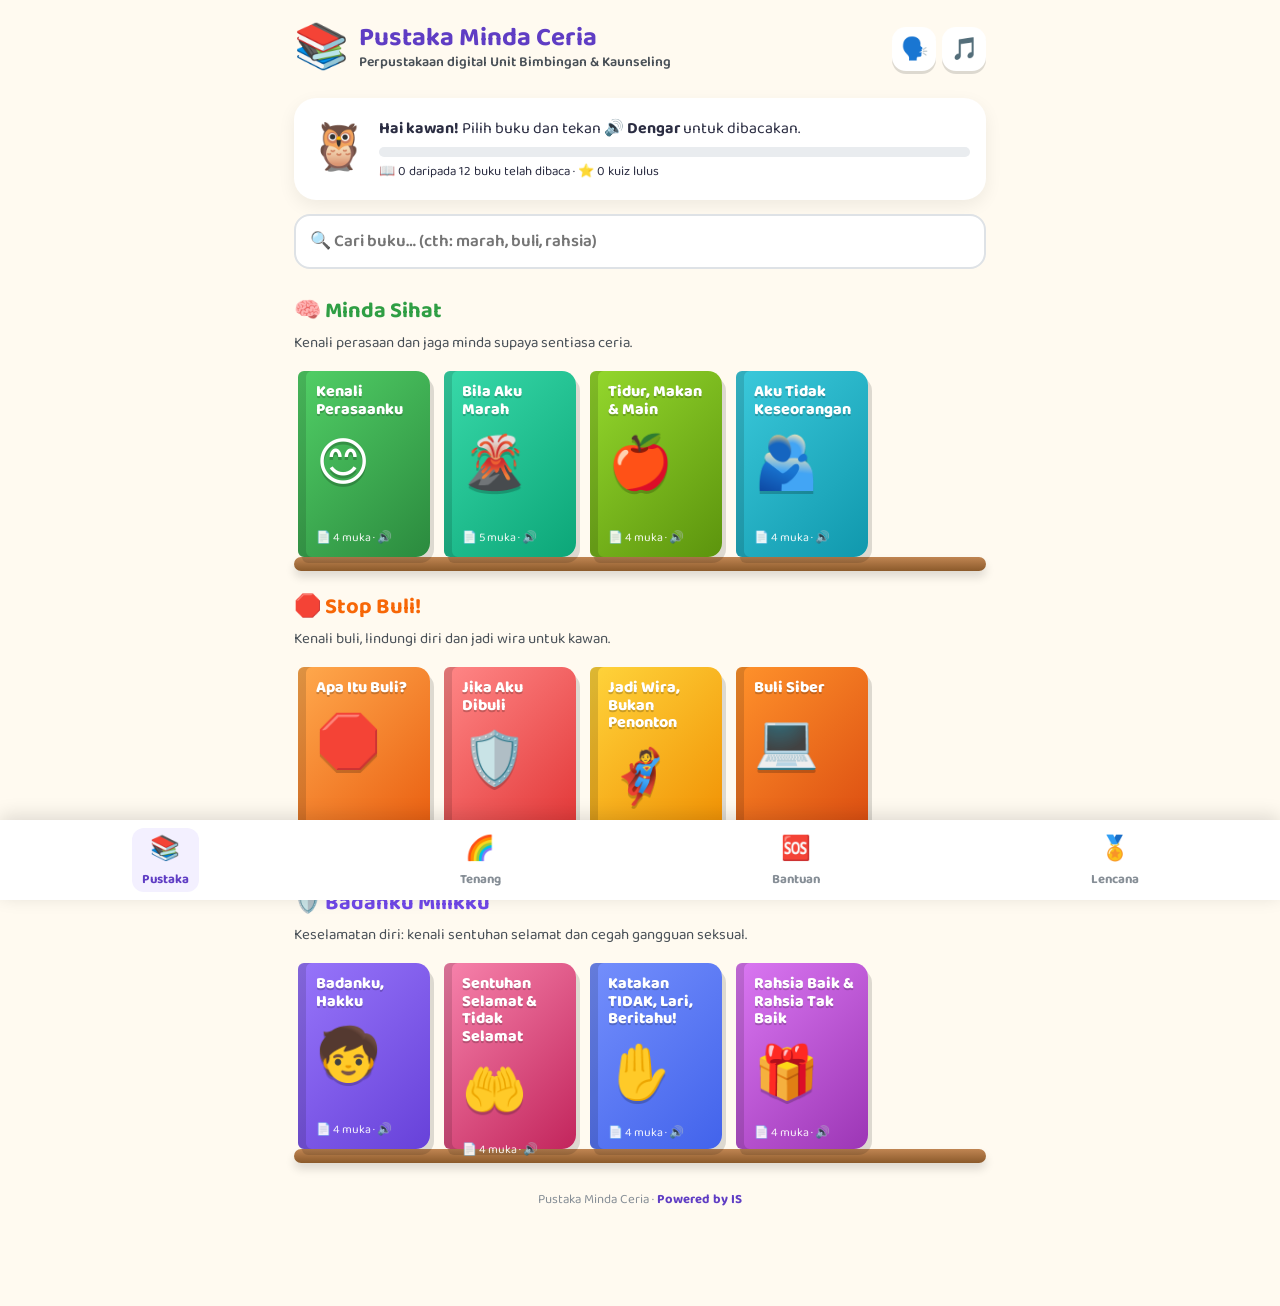
<file: index.html>
<!DOCTYPE html>
<html lang="ms">
<head>
<meta charset="UTF-8">
<meta name="viewport" content="width=device-width,initial-scale=1">
<title>Pustaka Minda Ceria</title>
<meta http-equiv="refresh" content="0; url=/pustaka/">
<link rel="canonical" href="https://appcampus.github.io/pustaka/">
<link rel="icon" href="/icon-512.png">
<script>location.replace('/pustaka/'+location.hash)</script>
</head>
<body style="font-family:system-ui,sans-serif;text-align:center;padding:40px">
<p>Membuka <a href="/pustaka/">Pustaka Minda Ceria</a>…</p>
</body>
</html>
</file>
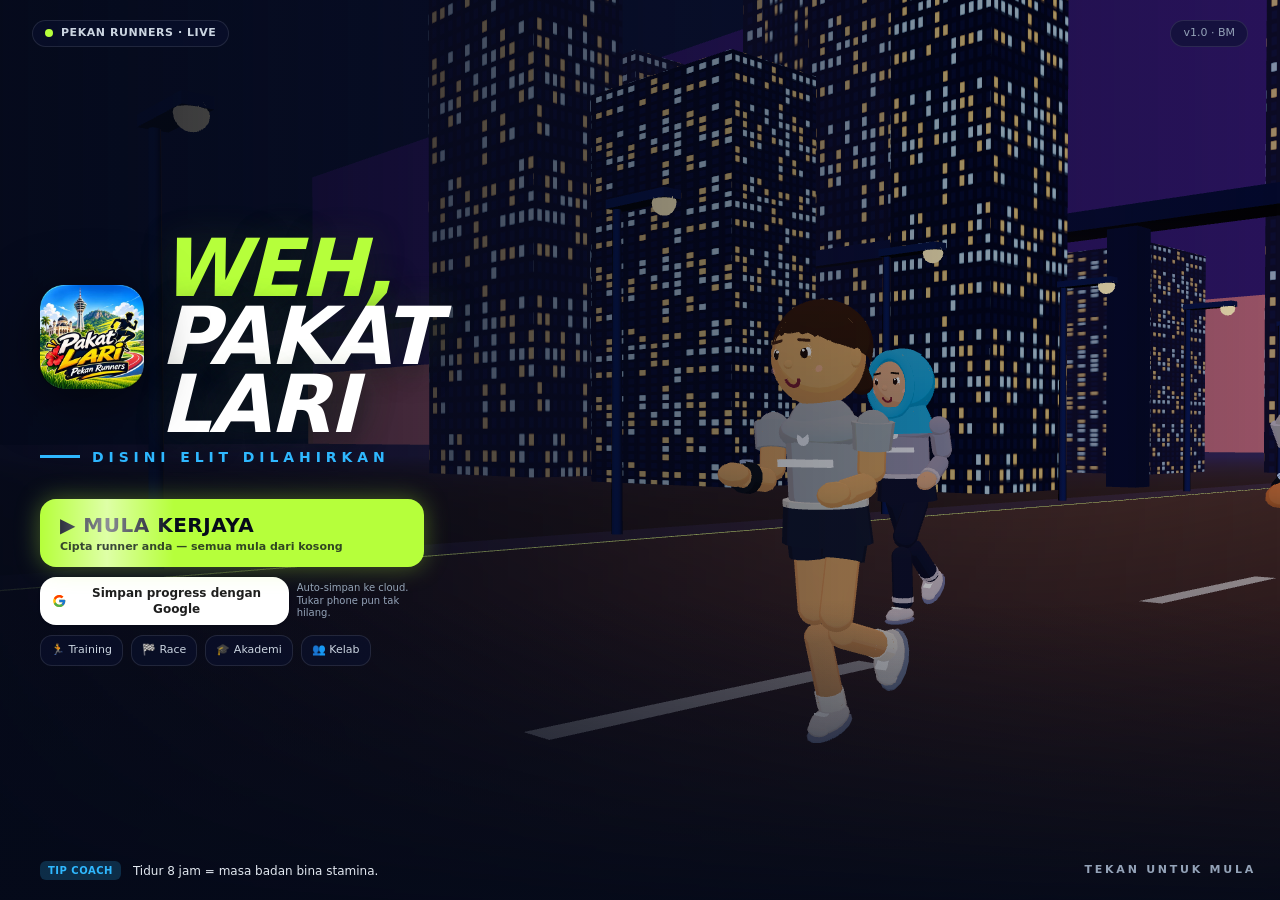
<file: pakat-lari/index.html>
<!DOCTYPE html>
<html lang="ms">
  <head>
    <meta charset="UTF-8" />
    <meta name="viewport" content="width=device-width, initial-scale=1.0, viewport-fit=cover" />
    <meta name="theme-color" content="#0a1230" />
    <meta name="description" content="WEH, PAKAT LARI — Disini Elit Dilahirkan. Running life simulator." />
    <link rel="manifest" href="/pakat-lari/manifest.webmanifest" />
    <link rel="icon" href="/pakat-lari/icon-192.png" type="image/png" />
    <link rel="apple-touch-icon" href="/pakat-lari/apple-touch-icon.png" />
    <meta name="apple-mobile-web-app-title" content="Pakat Lari" />
    <meta name="apple-mobile-web-app-capable" content="yes" />
    <title>WEH, PAKAT LARI — Disini Elit Dilahirkan</title>
    <script type="module" crossorigin src="/pakat-lari/assets/index-DPPrsNxA.js"></script>
    <link rel="stylesheet" crossorigin href="/pakat-lari/assets/index-C_dUoTKz.css">
  </head>
  <body class="bg-navy-950">
    <div id="root"><div style="position:fixed;inset:0;display:grid;place-items:center;color:#b6ff3b;font:700 18px system-ui;background:#050a1a">WEH, PAKAT LARI · memuatkan…</div></div>
    <pre id="boot-error" style="display:none;pointer-events:none;opacity:.92;position:fixed;left:8px;right:8px;bottom:8px;z-index:99999;white-space:pre-wrap;background:#3b0d18;color:#ffd5dc;font:12px system-ui;padding:8px;border-radius:8px"></pre>
  </body>
</html>
</file>
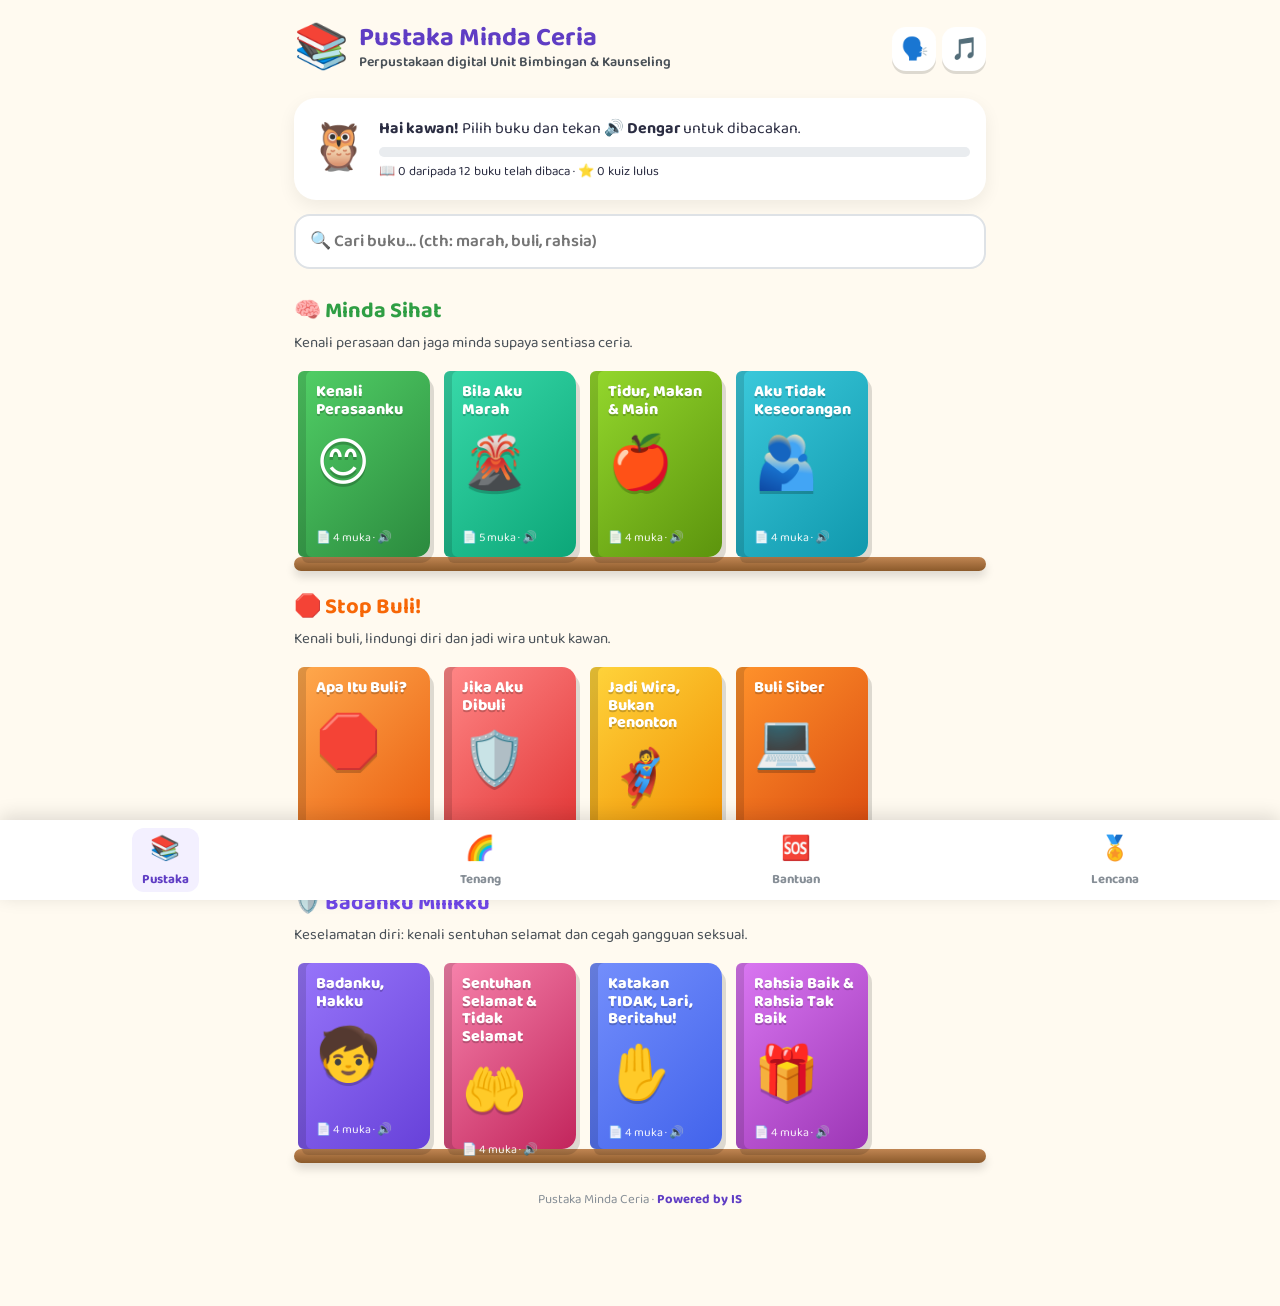
<file: pustaka/index.html>
<!DOCTYPE html>
<html lang="ms">
<head>
<meta charset="UTF-8">
<meta name="viewport" content="width=device-width,initial-scale=1,maximum-scale=1">
<title>Pustaka Minda Ceria</title>
<link rel="manifest" href="/manifest.webmanifest"><link rel="apple-touch-icon" href="/icon-512.png"><link rel="icon" href="/icon-512.png"><meta name="theme-color" content="#7048e8">
<link href="https://fonts.googleapis.com/css2?family=Baloo+2:wght@500;600;700;800&display=swap" rel="stylesheet">
<style>
:root{--ink:#2b2d42;--g:#2f9e44;--gl:#d3f9d8;--o:#f76707;--ol:#ffe8cc;--p:#7048e8;--pl:#e5dbff;--b:#1c7ed6;--bl:#d0ebff}
*{box-sizing:border-box;-webkit-tap-highlight-color:transparent}
html,body{margin:0;font-family:'Baloo 2',system-ui,sans-serif;color:var(--ink);background:#fffaf0}
body{min-height:100vh;overflow-x:hidden}
.sky{position:fixed;inset:0;z-index:-1;background:linear-gradient(180deg,#c5f6fa 0%,#fff9db 60%,#fffaf0 100%);overflow:hidden}
.sky i{position:absolute;font-style:normal;opacity:.55;animation:float 14s linear infinite}
@keyframes float{from{transform:translateX(-120px)}to{transform:translateX(110vw)}}
.wrap{max-width:720px;margin:0 auto;padding:14px 14px 96px}
header{display:flex;align-items:center;gap:10px}
.logo{font-size:44px;animation:bob 2.4s ease-in-out infinite}
@keyframes bob{50%{transform:translateY(-6px) rotate(-4deg)}}
header h1{margin:0;font-size:26px;line-height:1;color:#5f3dc4}
header small{display:block;font-size:14px;color:#495057;font-weight:600}
.tools{margin-left:auto;display:flex;gap:6px}
.ib{border:0;background:#fff;border-radius:14px;width:44px;height:44px;font-size:22px;box-shadow:0 3px 0 #0002;cursor:pointer}
.ib.on{background:#ffd43b}
.hello{background:#fff;border-radius:22px;padding:14px 16px;margin:14px 0;box-shadow:0 6px 18px #0001;display:flex;gap:12px;align-items:center}
.hello .owl{font-size:46px}
.hello p{margin:0;font-size:16px}
.prog{height:10px;background:#e9ecef;border-radius:9px;overflow:hidden;margin-top:6px}
.prog b{display:block;height:100%;width:0;background:linear-gradient(90deg,#51cf66,#fcc419,#845ef7);transition:width .6s}
.search{width:100%;border:2px solid #dee2e6;border-radius:16px;padding:12px 14px;font:600 17px 'Baloo 2',sans-serif;margin-bottom:6px;background:#fff}
.shelf{margin:18px 0 8px}
.shelf h2{margin:0 0 2px;font-size:22px;display:flex;align-items:center;gap:8px}
.shelf p.d{margin:0 0 10px;font-size:15px;color:#495057}
.row{display:flex;gap:14px;overflow-x:auto;padding:6px 4px 22px;scroll-snap-type:x mandatory;position:relative}
.row::after{content:'';position:absolute}
.plank{height:14px;border-radius:8px;background:linear-gradient(#c08552,#8b5a2b);margin-top:-22px;box-shadow:0 6px 10px #0002}
.book{flex:0 0 132px;height:186px;border-radius:6px 14px 14px 6px;position:relative;cursor:pointer;scroll-snap-align:start;color:#fff;padding:12px 10px 10px 18px;display:flex;flex-direction:column;box-shadow:4px 6px 0 #0002,inset 8px 0 0 #0002;transition:transform .2s;border:0;text-align:left;font-family:inherit}
.book:hover,.book:active{transform:translateY(-6px) rotate(-2deg)}
.book .em{font-size:52px;text-align:center;margin:6px 0;filter:drop-shadow(0 3px 0 #0003)}
.book .tt{font-weight:800;font-size:16px;line-height:1.1;text-shadow:0 2px 0 #0003}
.book .rd{position:absolute;top:-8px;right:-8px;background:#fff;border-radius:50%;width:30px;height:30px;display:grid;place-items:center;font-size:17px;box-shadow:0 2px 6px #0003}
.book .pg{margin-top:auto;font-size:12px;opacity:.9}
.g1{background:linear-gradient(135deg,#51cf66,#2b8a3e)}.g2{background:linear-gradient(135deg,#38d9a9,#0ca678)}.g3{background:linear-gradient(135deg,#94d82d,#5c940d)}.g4{background:linear-gradient(135deg,#3bc9db,#1098ad)}
.o1{background:linear-gradient(135deg,#ffa94d,#e8590c)}.o2{background:linear-gradient(135deg,#ff8787,#e03131)}.o3{background:linear-gradient(135deg,#ffd43b,#f08c00)}.o4{background:linear-gradient(135deg,#ff922b,#d9480f)}
.p1{background:linear-gradient(135deg,#9775fa,#6741d9)}.p2{background:linear-gradient(135deg,#f783ac,#c2255c)}.p3{background:linear-gradient(135deg,#748ffc,#4263eb)}.p4{background:linear-gradient(135deg,#da77f2,#9c36b5)}
nav{position:fixed;bottom:0;left:0;right:0;background:#fff;display:flex;justify-content:space-around;padding:8px 6px calc(8px + env(safe-area-inset-bottom));box-shadow:0 -4px 18px #0002;z-index:5}
nav button{border:0;background:none;font:700 13px 'Baloo 2',sans-serif;color:#868e96;display:flex;flex-direction:column;align-items:center;cursor:pointer;padding:2px 10px;border-radius:12px}
nav button span{font-size:24px}
nav button.on{color:#5f3dc4;background:#f3f0ff}
.view{display:none}.view.on{display:block;animation:fade .3s}
@keyframes fade{from{opacity:0;transform:translateY(8px)}}
/* reader */
#reader{position:fixed;inset:0;z-index:10;display:none;flex-direction:column;background:#fffaf0}
#reader.on{display:flex}
.rtop{display:flex;align-items:center;gap:8px;padding:10px 12px;color:#fff}
.rtop h3{margin:0;font-size:19px;flex:1;line-height:1.1}
.rtop .ib{background:#fff3;color:#fff;box-shadow:none}
.stage{flex:1;display:flex;flex-direction:column;padding:12px;max-width:720px;width:100%;margin:0 auto;perspective:1200px;overflow-y:auto}
.page{background:#fff;border-radius:24px;box-shadow:0 12px 30px #0002;overflow:hidden;transform-origin:left center}
.page.flip{animation:flip .45s ease}
@keyframes flip{0%{transform:rotateY(-70deg);opacity:0}100%{transform:none;opacity:1}}
.scene{height:230px;position:relative;display:grid;place-items:center;overflow:hidden}
.scene .main{font-size:96px;z-index:2;animation:bob 3s ease-in-out infinite;filter:drop-shadow(0 6px 0 #0002);letter-spacing:6px}
.scene .dec{position:absolute;font-size:26px;opacity:.75;animation:twinkle 3s ease-in-out infinite}
@keyframes twinkle{50%{transform:scale(1.3) rotate(15deg);opacity:1}}
.scene .hill{position:absolute;bottom:-60px;left:-10%;width:120%;height:120px;border-radius:50%;background:#fff6}
.ptxt{padding:16px 18px 18px;font-size:19px;line-height:1.45}
.ptxt b{color:var(--acc)}
.ptxt .w{transition:background .15s;border-radius:4px}
.ptxt .w.hl{background:#ffec99}
.tip{margin:10px 0 0;background:var(--accl);border-radius:14px;padding:10px 12px;font-size:16px}
.rbot{display:flex;align-items:center;gap:8px;padding:10px 12px calc(12px + env(safe-area-inset-bottom));max-width:720px;width:100%;margin:0 auto}
.nb{flex:1;border:0;border-radius:16px;padding:13px;font:800 18px 'Baloo 2',sans-serif;color:#fff;cursor:pointer;box-shadow:0 5px 0 #0003}
.nb:disabled{opacity:.35}
.nb:active{transform:translateY(3px);box-shadow:0 2px 0 #0003}
.listen{flex:1.2;background:#fab005!important;color:#2b2d42!important}
.listen.on{background:#e03131!important;color:#fff!important}
.dots{display:flex;justify-content:center;gap:6px;margin:12px 0 0}
.dots i{width:9px;height:9px;border-radius:50%;background:#ced4da}
.dots i.on{background:var(--acc);width:22px;border-radius:6px}
.done{text-align:center;padding:24px 16px}
.done .big{font-size:90px;animation:bob 1.6s infinite}
.qz{display:grid;gap:10px;margin-top:12px}
.qz button{border:2px solid #dee2e6;background:#fff;border-radius:14px;padding:12px;font:700 16px 'Baloo 2',sans-serif;cursor:pointer;text-align:left}
.qz button.y{border-color:#2f9e44;background:#d3f9d8}.qz button.n{border-color:#e03131;background:#ffe3e3}
/* calm */
.calm{text-align:center;background:#fff;border-radius:26px;padding:20px;box-shadow:0 8px 24px #0001;margin-top:14px}
.orb{width:180px;height:180px;margin:24px auto;border-radius:50%;background:radial-gradient(circle at 35% 30%,#fff,#99e9f2 30%,#3bc9db 70%,#1098ad);box-shadow:0 0 0 18px #3bc9db22,0 0 60px #3bc9db88;display:grid;place-items:center;font-size:22px;font-weight:800;color:#0b7285;transition:transform 4s ease-in-out}
.orb.in{transform:scale(1.35)}
.mood{display:flex;justify-content:center;gap:8px;flex-wrap:wrap;margin:10px 0}
.mood button{font-size:34px;border:0;background:#f1f3f5;border-radius:16px;width:60px;height:60px;cursor:pointer}
.mood button.on{background:#ffec99;transform:scale(1.1)}
.mres{background:#f8f9fa;border-radius:14px;padding:12px;font-size:16px;min-height:20px}
/* help */
.hc{background:#fff;border-radius:20px;padding:14px 16px;margin:12px 0;box-shadow:0 6px 18px #0001;display:flex;gap:12px;align-items:center;border-left:8px solid}
.hc .e{font-size:38px}
.hc h4{margin:0;font-size:18px}
.hc p{margin:2px 0 0;font-size:15px}
.hc .n{font-size:22px;font-weight:800;color:#1c7ed6}
.sos{background:linear-gradient(135deg,#ff6b6b,#c92a2a);color:#fff;border-radius:22px;padding:16px;text-align:center;margin-top:14px}
.sos h3{margin:0;font-size:22px}
.toast{position:fixed;left:50%;top:18px;transform:translateX(-50%) translateY(-120px);background:#2b2d42;color:#fff;padding:10px 18px;border-radius:14px;font-weight:700;z-index:20;transition:transform .35s}
.toast.on{transform:translateX(-50%)}
.badges{display:flex;flex-wrap:wrap;gap:10px;margin-top:10px}
.bdg{background:#fff;border-radius:16px;padding:10px;width:calc(33% - 7px);text-align:center;font-size:13px;font-weight:700;box-shadow:0 4px 12px #0001}
.bdg span{font-size:36px;display:block}
.bdg.lock{filter:grayscale(1);opacity:.45}
.modal{position:fixed;inset:0;background:#0006;z-index:15;display:none;align-items:flex-end;justify-content:center}
.modal.on{display:flex}
.sheet{background:#fff;border-radius:26px 26px 0 0;width:100%;max-width:720px;max-height:88vh;overflow-y:auto;padding:18px 16px calc(20px + env(safe-area-inset-bottom));animation:up .3s}
@keyframes up{from{transform:translateY(100%)}}
.sheet h3{margin:0 0 4px;font-size:22px}
.vl{display:grid;gap:8px;margin:10px 0}
.vo{display:flex;align-items:center;gap:10px;border:2px solid #e9ecef;border-radius:16px;padding:10px 12px;cursor:pointer;background:#fff;font:600 15px 'Baloo 2',sans-serif;text-align:left}
.vo.sel{border-color:#7048e8;background:#f3f0ff}
.vo .fl{font-size:26px}.vo .nm{flex:1;line-height:1.15}.vo .nm small{display:block;color:#868e96;font-weight:500}
.vo .tag{font-size:11px;background:#d3f9d8;color:#2b8a3e;border-radius:8px;padding:2px 6px;font-weight:800}
.sl{display:flex;align-items:center;gap:10px;margin:8px 0;font-weight:700}
.sl input{flex:1;accent-color:#7048e8}
.hint{background:#fff9db;border-radius:14px;padding:10px 12px;font-size:14px;margin-top:10px}
.talking .main{animation:talk .45s ease-in-out infinite}
@keyframes talk{50%{transform:scale(1.08) rotate(-3deg)}}
.wave{position:absolute;right:14px;bottom:12px;z-index:3;background:#fff;border-radius:20px;padding:4px 10px;font-weight:800;font-size:14px;display:none;box-shadow:0 3px 8px #0002}
.talking .wave{display:block}
.wave i{display:inline-block;width:4px;height:12px;background:var(--acc);margin:0 1px;border-radius:2px;animation:eq .6s ease-in-out infinite}
.wave i:nth-child(2){animation-delay:.15s}.wave i:nth-child(3){animation-delay:.3s}
@keyframes eq{50%{transform:scaleY(.3)}}
#confetti{position:fixed;inset:0;pointer-events:none;z-index:30}
</style>
</head>
<body>
<div class="sky"><i style="top:6%;font-size:54px">☁️</i><i style="top:18%;font-size:38px;animation-duration:20s;animation-delay:-8s">☁️</i><i style="top:30%;font-size:30px;animation-duration:26s;animation-delay:-3s">🎈</i></div>
<canvas id="confetti"></canvas>
<div class="toast" id="toast"></div>

<div class="wrap">
<header>
  <div class="logo">📚</div>
  <div><h1>Pustaka Minda Ceria</h1><small>Perpustakaan digital Unit Bimbingan &amp; Kaunseling</small></div>
  <div class="tools"><button class="ib" id="voiceBtn" title="Pilih suara">🗣️</button><button class="ib" id="musicBtn" title="Muzik latar">🎵</button></div>
</header>

<!-- LIBRARY -->
<section class="view on" id="v-lib">
  <div class="hello"><div class="owl">🦉</div><div style="flex:1"><p><b>Hai kawan!</b> Pilih buku dan tekan <b>🔊 Dengar</b> untuk dibacakan.</p><div class="prog"><b id="progBar"></b></div><p style="font-size:13px;margin-top:4px" id="progTxt"></p></div></div>
  <input class="search" id="q" placeholder="🔍 Cari buku… (cth: marah, buli, rahsia)">
  <div id="shelves"></div>
</section>

<!-- CALM -->
<section class="view" id="v-calm">
  <div class="calm">
    <h2 style="margin:0">🌈 Sudut Tenang</h2>
    <p style="margin:4px 0 0">Bagaimana perasaan kamu hari ini?</p>
    <div class="mood" id="mood"></div>
    <div class="mres" id="mres">Tekan satu muka di atas 👆</div>
  </div>
  <div class="calm">
    <h2 style="margin:0">🫧 Jom Tarik Nafas</h2>
    <p style="margin:4px 0 0">Ikut bola ajaib. Membesar = tarik nafas. Mengecil = hembus.</p>
    <div class="orb" id="orb">Sedia?</div>
    <button class="nb" style="background:#1098ad;max-width:280px" id="breathBtn">▶ Mula (5 kali)</button>
  </div>
</section>

<!-- HELP -->
<section class="view" id="v-help">
  <h2 style="margin:14px 0 0">🆘 Siapa Boleh Bantu Saya?</h2>
  <p style="margin:4px 0 10px">Kamu <b>tidak keseorangan</b>. Bercakap dengan orang yang dipercayai ialah tindakan yang berani! 💪</p>
  <div class="hc" style="border-color:#7048e8"><div class="e">👩‍🏫</div><div><h4>Guru Bimbingan &amp; Kaunseling</h4><p>Datang ke Bilik Kaunseling sekolah. Cikgu sedia mendengar dan menjaga rahsia kamu dengan selamat.</p></div></div>
  <div class="hc" style="border-color:#f76707"><div class="e">👨‍👩‍👧</div><div><h4>Ibu, Ayah atau Penjaga</h4><p>Orang dewasa di rumah yang kamu sayang dan percaya.</p></div></div>
  <div class="hc" style="border-color:#e03131"><div class="e">📞</div><div><h4>Talian Kasih (24 jam)</h4><div class="n">15999</div><p>WhatsApp: <b>019-261 5999</b><br>Untuk kanak-kanak yang didera, dibuli atau diganggu.</p></div></div>
  <div class="hc" style="border-color:#f59f00"><div class="e">🧸</div><div><h4>Talian BuddyBear</h4><div class="n">1800-18-2327</div><p>Talian khas kanak-kanak. Setiap hari, 12 tengah hari – 12 malam.</p></div></div>
  <div class="hc" style="border-color:#2f9e44"><div class="e">💚</div><div><h4>Talian HEAL (Kesihatan Mental)</h4><div class="n">15555</div><p>Setiap hari, 8 pagi – 12 malam.</p></div></div>
  <div class="hc" style="border-color:#1c7ed6"><div class="e">🏫</div><div><h4>Portal Aduan Buli KPM</h4><p><b>moe.gov.my/aduanbuli</b><br>Minta ibu bapa atau guru bantu buat aduan.</p></div></div>
  <div class="sos"><h3>🚨 Dalam bahaya sekarang?</h3><p style="margin:4px 0 0;font-size:18px">Lari ke tempat selamat dan hubungi <b style="font-size:26px">999</b></p></div>
</section>

<!-- ME -->
<section class="view" id="v-me">
  <h2 style="margin:14px 0 4px">🏅 Lencana Saya</h2>
  <p style="margin:0 0 6px">Habiskan buku dan jawab kuiz untuk kumpul lencana!</p>
  <div class="badges" id="badges"></div>
  <button class="nb" style="background:#adb5bd;margin-top:20px;width:100%" id="resetBtn">↺ Mula semula kemajuan</button>
</section>
<p style="text-align:center;font-size:13px;color:#868e96;margin:26px 0 0">Pustaka Minda Ceria · <b style="color:#5f3dc4">Powered by IS</b></p>
</div>

<nav>
  <button class="on" data-v="lib"><span>📚</span>Pustaka</button>
  <button data-v="calm"><span>🌈</span>Tenang</button>
  <button data-v="help"><span>🆘</span>Bantuan</button>
  <button data-v="me"><span>🏅</span>Lencana</button>
</nav>

<!-- READER -->
<div id="reader">
  <div class="rtop" id="rtop"><button class="ib" id="closeR">✕</button><h3 id="rTitle"></h3><button class="ib" id="autoBtn" title="Baca automatik">⏯</button></div>
  <div class="stage" id="stage"></div>
  <div class="rbot" id="rbot">
    <button class="nb" id="prevB">◀</button>
    <button class="nb listen" id="sayB">🔊 Dengar</button>
    <button class="nb" id="nextB">▶</button>
  </div>
</div>

<div class="modal" id="vModal"><div class="sheet">
  <h3>🗣️ Pilih Suara Pencerita</h3>
  <p style="margin:0;font-size:15px">Pilih suara yang paling sedap didengar. Tekan untuk cuba dengar.</p>
  <div class="vl" id="vList"></div>
  <div class="sl">🐢<input type="range" id="rate" min="0.7" max="1.2" step="0.05">🐇</div>
  <div class="sl">🔈 Nada<input type="range" id="pitch" min="0.8" max="1.4" step="0.05">🎵</div>
  <div class="hint" id="vHint"></div>
  <button class="nb" style="background:#7048e8;width:100%;margin-top:12px" id="vClose">✔ Siap</button>
</div></div>
<script>
/* ============ DATA ============ */
const SHELVES=[
 {id:'minda',name:'Minda Sihat',ic:'🧠',col:'#2f9e44',light:'#d3f9d8',desc:'Kenali perasaan dan jaga minda supaya sentiasa ceria.',bg:['#b2f2bb','#d3f9d8'],dec:['🌿','✨','🍃','🌼'],
  books:[
   {t:'Kenali Perasaanku',e:'😊',c:'g1',pages:[
    {e:'😊😢',t:'Setiap hari kita rasa macam-macam perasaan. Ada masa kita <b>gembira</b>, ada masa kita <b>sedih</b>.'},
    {e:'😠😨',t:'Kita juga boleh rasa <b>marah</b> atau <b>takut</b>. Semua perasaan ini <b>normal</b> dan tidak salah.',tip:'💡 Perasaan seperti cuaca. Ia datang dan ia akan pergi.'},
    {e:'🗣️',t:'Cuba namakan perasaan kamu. Katakan: <b>"Saya rasa sedih sebab…"</b> Bila kita namakan perasaan, hati jadi lebih lega.'},
    {e:'🤗',t:'Kongsi perasaan kamu dengan orang yang kamu percaya, seperti ibu, ayah atau <b>Cikgu Kaunseling</b>.'}],
    quiz:{q:'Jika kamu rasa marah, adakah itu salah?',a:['Ya, marah itu tidak boleh langsung','Tidak, marah itu normal. Yang penting cara kita mengurusnya'],k:1}},
   {t:'Bila Aku Marah',e:'🌋',c:'g2',pages:[
    {e:'🌋',t:'Bila marah, badan kita jadi panas, jantung berdegup laju dan tangan mungkin menggenggam. Macam gunung berapi nak meletup!'},
    {e:'✋',t:'Langkah 1: <b>BERHENTI.</b> Jangan pukul, jangan jerit, jangan baling barang.'},
    {e:'🌬️',t:'Langkah 2: <b>TARIK NAFAS</b> dalam-dalam melalui hidung… hembus perlahan-lahan melalui mulut. Buat 5 kali.',tip:'💡 Cuba di Sudut Tenang 🌈 dalam app ini!'},
    {e:'🔢',t:'Langkah 3: <b>KIRA 1 hingga 10</b> dengan perlahan, atau minum air sejuk.'},
    {e:'💬',t:'Langkah 4: Bila sudah tenang, <b>CAKAP</b> dengan baik apa yang membuatkan kamu marah.'}],
    quiz:{q:'Apakah langkah pertama bila kita marah?',a:['Jerit sekuat hati','Berhenti dan tarik nafas','Baling barang'],k:1}},
   {t:'Tidur, Makan & Main',e:'🍎',c:'g3',pages:[
    {e:'😴',t:'Minda yang sihat perlukan <b>tidur yang cukup</b>, iaitu kira-kira 9 hingga 11 jam setiap malam untuk murid sekolah rendah.'},
    {e:'🍎🥦',t:'Makan makanan berkhasiat seperti buah, sayur dan minum <b>air kosong</b> yang banyak.'},
    {e:'⚽',t:'<b>Bersukan dan bermain</b> di luar membuatkan badan cergas dan hati gembira!'},
    {e:'📵',t:'Hadkan masa main gajet. Rehatkan mata dan luangkan masa bersama keluarga.'}],
    quiz:{q:'Yang manakah baik untuk minda sihat?',a:['Main telefon sampai tengah malam','Tidur cukup dan bersukan','Minum air manis setiap masa'],k:1}},
   {t:'Aku Tidak Keseorangan',e:'🫂',c:'g4',pages:[
    {e:'🌧️',t:'Kadang-kadang kita rasa sedih lama, risau tentang peperiksaan atau ada masalah di rumah.'},
    {e:'🎒',t:'Masalah ibarat beg yang berat. Jika dipikul seorang diri, kita akan penat.'},
    {e:'🫂',t:'Bila kita <b>berkongsi</b> dengan orang lain, beg itu jadi lebih ringan.'},
    {e:'👩‍🏫',t:'<b>Cikgu Kaunseling</b> di sekolah sedia mendengar. Meminta tolong ialah tanda kamu <b>berani</b>!',tip:'💡 Lihat bahagian 🆘 Bantuan untuk senarai orang yang boleh menolong.'}],
    quiz:{q:'Meminta tolong apabila sedih ialah tanda…',a:['Kita lemah','Kita berani'],k:1}}
  ]},
 {id:'buli',name:'Stop Buli!',ic:'🛑',col:'#f76707',light:'#ffe8cc',desc:'Kenali buli, lindungi diri dan jadi wira untuk kawan.',bg:['#ffd8a8','#fff4e6'],dec:['⭐','💥','🛡️','✨'],
  books:[
   {t:'Apa Itu Buli?',e:'🛑',c:'o1',pages:[
    {e:'🤔',t:'Buli ialah perbuatan menyakiti orang lain <b>dengan sengaja</b> dan <b>berulang kali</b>.'},
    {e:'👊',t:'<b>Buli fizikal:</b> memukul, menolak, menendang atau mengambil barang orang lain.'},
    {e:'🗯️',t:'<b>Buli lisan:</b> mengejek, memanggil nama buruk atau mengugut.'},
    {e:'🙅',t:'<b>Buli sosial:</b> sengaja tidak mahu berkawan, memulaukan atau menyebarkan cerita tidak benar.'},
    {e:'📱',t:'<b>Buli siber:</b> menghantar mesej jahat atau gambar memalukan di internet.',tip:'💡 Semua jenis buli adalah SALAH dan boleh dilaporkan.'}],
    quiz:{q:'Mengejek kawan setiap hari ialah buli jenis apa?',a:['Buli lisan','Buli fizikal','Bukan buli'],k:0}},
   {t:'Jika Aku Dibuli',e:'🛡️',c:'o2',pages:[
    {e:'💗',t:'Ingat: dibuli <b>BUKAN salah kamu</b>. Kamu tidak patut dilayan begitu.'},
    {e:'🧍',t:'Berdiri tegak, pandang mata dan katakan dengan suara yang kuat: <b>"BERHENTI! Saya tak suka!"</b>'},
    {e:'🚶',t:'<b>Tinggalkan tempat itu</b> dan pergi ke kawasan yang ada guru atau ramai kawan.'},
    {e:'📢',t:'<b>Beritahu</b> guru, Cikgu Kaunseling atau ibu bapa. Teruskan beritahu sehingga ada orang yang membantu.',tip:'💡 Melapor bukan "mengadu domba". Melapor ialah melindungi diri.'}],
    quiz:{q:'Jika dibuli, apa yang patut kamu lakukan?',a:['Diam dan simpan sendiri','Balas dengan memukul','Katakan berhenti, pergi dan beritahu orang dewasa'],k:2}},
   {t:'Jadi Wira, Bukan Penonton',e:'🦸',c:'o3',pages:[
    {e:'👀',t:'Jika kamu nampak kawan dibuli, kamu boleh jadi <b>WIRA</b>!'},
    {e:'🚫😂',t:'<b>Jangan ketawa</b> atau bersorak. Ia membuatkan pembuli rasa seronok.'},
    {e:'🤝',t:'<b>Temani mangsa.</b> Ajak dia pergi bersama kamu dan bermain bersama.'},
    {e:'🏃',t:'<b>Laporkan</b> segera kepada guru. Wira tidak perlu bergaduh, cukup dengan memanggil bantuan.'}],
    quiz:{q:'Apa yang dilakukan oleh seorang wira?',a:['Merakam video dan ketawa','Temani mangsa dan laporkan kepada guru'],k:1}},
   {t:'Buli Siber',e:'💻',c:'o4',pages:[
    {e:'📲',t:'Buli siber berlaku di telefon, permainan dalam talian atau media sosial.'},
    {e:'🙊',t:'<b>Jangan balas</b> mesej jahat. Pembuli mahu kamu marah.'},
    {e:'📸',t:'<b>Simpan bukti.</b> Minta orang dewasa membantu mengambil tangkap layar.'},
    {e:'⛔',t:'<b>Sekat</b> dan laporkan akaun itu. Kemudian beritahu ibu bapa atau guru.',tip:'💡 Fikir dulu sebelum hantar: Adakah ia baik? Adakah ia benar?'}],
    quiz:{q:'Jika menerima mesej jahat dalam talian, kamu patut…',a:['Balas dengan mesej yang lebih jahat','Jangan balas, simpan bukti dan beritahu orang dewasa'],k:1}}
  ]},
 {id:'badan',name:'Badanku Milikku',ic:'🛡️',col:'#7048e8',light:'#e5dbff',desc:'Keselamatan diri: kenali sentuhan selamat dan cegah gangguan seksual.',bg:['#d0bfff','#f3f0ff'],dec:['💜','⭐','🌙','✨'],
  books:[
   {t:'Badanku, Hakku',e:'🧒',c:'p1',pages:[
    {e:'🧒👧',t:'Badan kamu adalah <b>milik kamu</b>. Kamu berhak menjaga dan melindunginya.'},
    {e:'🩱',t:'<b>Bahagian peribadi</b> ialah bahagian badan yang ditutup oleh pakaian dalam atau baju renang.'},
    {e:'🙅',t:'Tiada sesiapa boleh <b>menyentuh, melihat atau mengambil gambar</b> bahagian peribadi kamu. Kamu juga tidak boleh disuruh menyentuh bahagian peribadi orang lain.'},
    {e:'🩺',t:'Pengecualian: doktor atau jururawat untuk pemeriksaan kesihatan, dengan <b>ibu bapa ada bersama</b>.',tip:'💡 Badan kamu berharga. Kamu boleh berkata TIDAK.'}],
    quiz:{q:'Bahagian peribadi ialah…',a:['Tangan dan kaki','Bahagian yang ditutup pakaian dalam / baju renang'],k:1}},
   {t:'Sentuhan Selamat & Tidak Selamat',e:'🤲',c:'p2',pages:[
    {e:'🤗',t:'<b>Sentuhan selamat</b> membuatkan kita rasa disayangi dan selamat, contohnya pelukan ibu, salam atau tepuk tangan dengan kawan.'},
    {e:'😣',t:'<b>Sentuhan tidak selamat</b> membuatkan kita rasa takut, sakit, malu atau keliru.'},
    {e:'🔔',t:'Dengar "loceng amaran" dalam hati kamu. Jika ada sentuhan yang membuatkan kamu tidak selesa, <b>percayalah perasaan itu</b>.'},
    {e:'💜',t:'Jika ia berlaku, ia <b>BUKAN salah kamu</b>, walaupun orang itu adalah orang yang kamu kenal.'}],
    quiz:{q:'Sentuhan yang membuatkan kamu rasa takut dan keliru ialah…',a:['Sentuhan selamat','Sentuhan tidak selamat'],k:1}},
   {t:'Katakan TIDAK, Lari, Beritahu!',e:'✋',c:'p3',pages:[
    {e:'✋',t:'Langkah 1: <b>KATAKAN TIDAK!</b> dengan suara yang kuat dan tegas: "Jangan sentuh saya!"'},
    {e:'🏃‍♀️',t:'Langkah 2: <b>LARI</b> ke tempat yang selamat dan ada ramai orang.'},
    {e:'📣',t:'Langkah 3: <b>BERITAHU</b> orang dewasa yang dipercayai, seperti ibu bapa, guru atau Cikgu Kaunseling.'},
    {e:'🔁',t:'Jika orang pertama tidak percaya, <b>terus beritahu</b> orang lain sehingga ada yang membantu.',tip:'💡 Hafal: TIDAK ✋ – LARI 🏃 – BERITAHU 📣'}],
    quiz:{q:'Apakah 3 langkah keselamatan diri?',a:['Diam, tunggu, lupakan','Katakan TIDAK, Lari, Beritahu'],k:1}},
   {t:'Rahsia Baik & Rahsia Tak Baik',e:'🎁',c:'p4',pages:[
    {e:'🎁🎂',t:'<b>Rahsia baik</b> ialah kejutan yang menggembirakan, seperti hadiah hari jadi untuk ibu. Ia akan diceritakan juga nanti.'},
    {e:'🤫',t:'<b>Rahsia tak baik</b> membuatkan kita rasa takut, sedih atau tidak selesa, dan kita disuruh merahsiakannya selama-lamanya.'},
    {e:'🚩',t:'Orang dewasa yang baik <b>tidak akan</b> meminta kanak-kanak merahsiakan sentuhan atau gambar. Ini adalah tanda bahaya!'},
    {e:'📱',t:'Dalam internet pula, jangan sesekali menghantar gambar diri kepada orang yang tidak dikenali. Jika ada yang meminta, <b>beritahu orang dewasa</b> segera.',tip:'💡 Rahsia tak baik MESTI diberitahu. Kamu tidak akan dimarahi.'}],
    quiz:{q:'Seseorang berkata "Jangan beritahu sesiapa tentang sentuhan ini". Kamu patut…',a:['Simpan rahsia itu','Beritahu orang dewasa yang dipercayai'],k:1}}
  ]}
];

/* Skrip bercerita santai (dibaca oleh suara) */
const NAR={
 minda0:['Hai adik-adik! Kak Hana ni. Cuba teka, hari ni Kak Hana bawa cerita pasal apa? Pasal perasaan! Tau tak, hari-hari kita ni rasa macam-macam. Ada masa seronok sangat. Ada masa pulak rasa sedih.',
  'Kadang-kadang kita marah. Kadang-kadang kita takut. Takpe tau, semua tu normal je. Tak salah pun! Kak Hana pun selalu rasa macam tu. Perasaan ni macam cuaca. Kejap panas, kejap hujan. Dia datang, lepas tu dia pergi.',
  'Okey, jom main satu permainan. Cuba sebut kuat-kuat apa yang awak rasa sekarang. Saya rasa… gembira? Sedih? Penat? … Haa, bagus! Bila kita sebut, hati pun rasa lega sikit.',
  'Lepas tu, jangan simpan sorang-sorang ye. Cerita kat orang yang awak percaya. Mak, ayah, atau Cikgu Kaunseling. Kak Hana yakin, mesti diorang suka dengar cerita awak!'],
 minda1:['Pernah tak awak marah sampai rasa nak meletup? Haa, Kak Hana pun pernah! Bila marah, badan rasa panas, jantung berdegup laju, tangan pun genggam je. Fuh, macam gunung berapi!',
  'Tapi jangan risau. Kak Hana ada empat langkah rahsia. Langkah pertama. Berhenti! Jangan pukul, jangan jerit, jangan baling barang.',
  'Langkah kedua. Tarik nafas. Jom buat sama-sama dengan Kak Hana. Tarik dalam-dalam ikut hidung… hembus pelan-pelan ikut mulut… Sekali lagi. Tarik… hembus… Haa, rasa lain sikit kan?',
  'Langkah ketiga. Kira pelan-pelan. Jom kira sama-sama. Satu… dua… tiga… empat… lima… Boleh sambung sampai sepuluh. Ataupun pergi minum air sejuk.',
  'Langkah keempat. Bila dah tenang, barulah cakap elok-elok apa yang buat awak marah tadi. Senang je kan? Gunung berapi pun tak jadi meletup!'],
 minda2:['Tok tok tok! Siapa tu? Kak Hana lah! Hari ni kita nak tahu rahsia otak yang sihat dan ceria. Rahsia pertama, tidur cukup! Budak sekolah rendah perlukan lebih kurang sembilan sampai sebelas jam tiap-tiap malam. Lama kan?',
  'Rahsia kedua, makan elok-elok. Buah, sayur, dan air kosong banyak-banyak. Awak suka buah apa? Kak Hana suka betik! Sedap, sihat pulak tu!',
  'Rahsia ketiga, gerak badan! Main kejar-kejar, main bola, lompat tali. Badan cergas, hati pun seronok!',
  'Dan rahsia terakhir. Main gajet jangan lama sangat ye. Rehatkan mata, luangkan masa dengan keluarga. Main sama-sama dengan adik-beradik pun seronok tau!'],
 minda3:['Hai adik-adik, Kak Hana ni. Hari ni Kak Hana nak cakap pasal satu benda yang penting sangat. Kadang-kadang kita rasa sedih lama. Atau risau pasal periksa. Atau ada masalah kat rumah. Pernah rasa macam tu?',
  'Cuba bayangkan. Masalah ni macam beg sekolah yang berat gila. Penuh dengan buku. Kalau pikul sorang-sorang hari-hari, memang penat lah kan?',
  'Tapi bila ada kawan tolong angkat sama-sama, beg tu jadi ringan sikit. Macam tu jugak dengan masalah. Bila kita kongsi, hati jadi lega.',
  'Cikgu Kaunseling kat sekolah memang sedia nak dengar. Minta tolong tu bukan lemah tau. Tu maknanya awak berani! Kalau nak tahu siapa lagi boleh tolong, tekan bahagian Bantuan dalam app ni.'],
 buli0:['Assalamualaikum dan salam sejahtera, adik-adik! Kak Hana nak tanya. Apa sebenarnya buli? Buli tu bila ada orang sengaja sakitkan orang lain, dan buat banyak kali. Ada empat jenis tau. Jom kenal satu-satu!',
  'Jenis pertama, buli fizikal. Pukul, tolak, tendang, atau rampas barang orang. Sakit badan!',
  'Jenis kedua, buli mulut. Ejek-ejek, panggil nama buruk, atau ugut kawan. Yang ni sakit hati pulak.',
  'Jenis ketiga, buli sosial. Sengaja tak nak kawan, pulaukan orang, atau sebar cerita yang tak betul. Sedih kan kalau kena macam tu?',
  'Dan jenis keempat, buli siber. Hantar mesej jahat atau gambar yang memalukan kat internet. Ingat ye, semua jenis buli ni salah, dan boleh dilaporkan.'],
 buli1:['Adik-adik, Kak Hana nak awak dengar elok-elok ni. Kalau awak kena buli, tu bukan salah awak. Langsung bukan! Awak tak patut kena layan macam tu.',
  'Apa nak buat? Berdiri tegak, pandang mata dia, dan cakap kuat-kuat. Jom cuba sama-sama dengan Kak Hana. Berhenti! Saya tak suka! … Haa, macam tu lah! Berani!',
  'Lepas tu, terus pergi dari situ. Pergi kat tempat yang ada cikgu, atau ramai kawan-kawan.',
  'Yang paling penting, bagitau. Cikgu, Cikgu Kaunseling, atau mak ayah. Lapor tu bukan mengadu domba tau. Awak tengah jaga diri sendiri.'],
 buli2:['Siapa suka adiwira? Kak Hana suka! Tau tak, awak pun boleh jadi wira. Bila? Bila awak nampak kawan kena buli!',
  'Kuasa wira nombor satu. Jangan gelak, jangan bersorak. Kalau kita gelak, pembuli tu lagi suka.',
  'Kuasa wira nombor dua. Temankan kawan tu. Ajak dia ikut awak, main sama-sama. Senyum kat dia. Mesti dia rasa lega.',
  'Kuasa wira nombor tiga. Cepat-cepat bagitau cikgu. Wira sebenar tak payah bergaduh. Cukup panggil bantuan je. Hebat kan?'],
 buli3:['Ting! Ada mesej masuk. Hmm… Adik-adik, buli bukan jadi kat sekolah je tau. Buli siber jadi kat telefon, permainan dalam talian, atau media sosial.',
  'Kalau dapat mesej jahat, jangan balas. Tarik nafas dulu. Pembuli memang nak awak marah. Jangan bagi dia menang!',
  'Simpan bukti. Minta orang dewasa tolong tangkap gambar skrin. Bukti ni penting untuk dilaporkan.',
  'Lepas tu, sekat akaun tu, laporkan, dan bagitau mak ayah atau cikgu. Satu lagi pesanan Kak Hana. Sebelum hantar apa-apa, fikir dulu. Baik ke tak? Betul ke tak?'],
 badan0:['Hai adik-adik, Kak Hana ni. Cuba pandang tangan awak. Pandang kaki awak. Badan ni siapa punya? Betul! Awak punya. Awak berhak jaga badan sendiri.',
  'Ada bahagian badan yang kita panggil bahagian sulit. Iaitu bahagian yang ditutup dengan seluar dalam, atau baju renang.',
  'Tak ada sesiapa pun boleh sentuh, tengok, atau ambil gambar bahagian sulit awak. Awak pun tak boleh disuruh sentuh bahagian sulit orang lain.',
  'Kecuali doktor atau jururawat je, masa periksa kesihatan, dan mak ayah mesti ada sekali. Ingat ye, badan awak berharga. Awak boleh cakap, tak nak!'],
 badan1:['Adik-adik suka kena peluk dengan mak? Kak Hana suka! Tu namanya sentuhan selamat. Sentuhan selamat buat kita rasa disayangi. Macam salam, atau tepuk tangan dengan kawan.',
  'Tapi ada jugak sentuhan tak selamat. Sentuhan ni buat kita rasa takut, sakit, malu, atau keliru.',
  'Dalam hati kita ni ada loceng amaran. Ting ting ting! Kalau ada sentuhan yang buat awak rasa tak selesa, dengar loceng tu. Percaya perasaan awak.',
  'Kalau benda ni jadi, tu bukan salah awak. Walaupun orang tu orang yang awak kenal. Terus bagitau orang dewasa yang awak percaya ye.'],
 badan2:['Okey adik-adik, hari ni Kak Hana nak ajar tiga langkah selamat. Senang je, tapi penting sangat. Langkah satu. Cakap tak nak dengan kuat. Jom cuba! Tak nak! Jangan sentuh saya!',
  'Langkah dua. Lari! Pergi kat tempat yang selamat dan ada ramai orang.',
  'Langkah tiga. Bagitau orang dewasa yang awak percaya. Mak ayah, cikgu, atau Cikgu Kaunseling.',
  'Kalau orang pertama tak percaya, jangan putus asa. Terus bagitau orang lain sampai ada yang tolong. Jom sebut sama-sama dengan Kak Hana. Tak nak! Lari! Bagitau!'],
 badan3:['Shhh… Kak Hana nak cakap pasal rahsia. Tau tak, rahsia ada dua jenis. Rahsia baik tu macam kejutan yang seronok. Contohnya hadiah hari jadi untuk mak. Nanti semua orang tau jugak.',
  'Rahsia tak baik pulak buat kita rasa takut, sedih, atau tak selesa. Lepas tu kita disuruh simpan sampai bila-bila.',
  'Orang dewasa yang baik takkan suruh budak-budak simpan rahsia pasal sentuhan atau gambar. Kalau ada yang suruh, tu tanda bahaya!',
  'Kat internet pulak, jangan sekali-kali hantar gambar diri kat orang yang awak tak kenal. Kalau ada yang minta, terus bagitau orang dewasa. Rahsia tak baik mesti bagitau, dan awak takkan kena marah.']
};

/* Soalan kuiz versi suara (santai) */
const QS={
 minda0:'Jadi, ingat ye. Semua perasaan tu normal, dan kita boleh cerita kat orang yang kita percaya. Okey, masa untuk kuiz! Kalau awak rasa marah, salah ke? Pilihan A. Ya, tak boleh marah langsung. Pilihan B. Tak salah, marah tu normal. Yang penting, macam mana kita uruskan. Fikir dulu, lepas tu tekan jawapan awak!',
 minda1:'Okey, cuba ingat balik. Berhenti, tarik nafas, kira, lepas tu cakap elok-elok. Sekarang, soalan cepu emas! Bila kita marah, apa benda pertama kena buat? Pilihan A. Jerit kuat-kuat. Pilihan B. Berhenti, dan tarik nafas. Pilihan C. Baling barang.',
 minda2:'Wah, sekarang awak dah tahu empat rahsia. Tidur, makan, gerak badan, dan kurangkan gajet. Jom uji! Yang mana satu bagus untuk otak sihat? Pilihan A. Main telefon sampai tengah malam. Pilihan B. Tidur cukup, dan bersukan. Pilihan C. Minum air manis selalu.',
 minda3:'Ingat ye, awak tak pernah sorang-sorang. Okey, soalan untuk buku ni. Minta tolong bila kita sedih tu, maknanya apa? Pilihan A. Kita lemah. Pilihan B. Kita berani.',
 buli0:'Okey, cuba kira dengan jari. Fizikal, mulut, sosial, siber. Empat! Pandai! Sekarang, kuiz. Ejek kawan hari-hari tu, buli jenis apa? Pilihan A. Buli mulut. Pilihan B. Buli fizikal. Pilihan C. Bukan buli pun.',
 buli1:'Jadi, tiga benda. Cakap berhenti, pergi, dan bagitau. Kak Hana yakin awak boleh jawab soalan ni. Kalau kena buli, apa awak patut buat? Pilihan A. Diam je, simpan sorang-sorang. Pilihan B. Balas, pukul balik. Pilihan C. Cakap berhenti, pergi dari situ, dan bagitau orang dewasa.',
 buli2:'Jom ulang tiga kuasa wira. Jangan gelak, temankan kawan, bagitau cikgu! Okey wira, soalan untuk awak. Apa yang wira buat? Pilihan A. Rakam video, lepas tu gelak. Pilihan B. Temankan kawan tu, dan bagitau cikgu.',
 buli3:'Ingat langkah dia. Jangan balas, simpan bukti, sekat, dan bagitau. Okey, masa kuiz! Kalau dapat mesej jahat kat internet, awak patut buat apa? Pilihan A. Balas dengan mesej yang lagi jahat. Pilihan B. Jangan balas, simpan bukti, dan bagitau orang dewasa.',
 badan0:'Jadi, badan awak milik awak, dan awak boleh cakap tak nak. Jom jawab soalan. Bahagian sulit tu bahagian yang mana? Pilihan A. Tangan dan kaki. Pilihan B. Bahagian yang ditutup dengan seluar dalam, atau baju renang.',
 badan1:'Ingat ye. Sentuhan selamat buat kita rasa disayangi. Sentuhan tak selamat buat kita takut atau keliru. Okey, soalan! Sentuhan yang buat awak rasa takut dan keliru tu, sentuhan apa? Pilihan A. Sentuhan selamat. Pilihan B. Sentuhan tak selamat.',
 badan2:'Sekali lagi, kuat sikit! Tak nak! Lari! Bagitau! Bagus! Okey, soalan untuk awak. Apa tiga langkah selamat kita tadi? Pilihan A. Diam, tunggu, lupakan. Pilihan B. Cakap tak nak, lari, bagitau.',
 badan3:'Jadi ingat ye. Rahsia baik, seronok. Rahsia tak baik, mesti bagitau. Okey, soalan terakhir. Ada orang cakap, jangan bagitau sesiapa pasal sentuhan ni. Awak patut buat apa? Pilihan A. Simpan rahsia tu. Pilihan B. Bagitau orang dewasa yang awak percaya.'
};
const PRAISE=['Yeay, betul! Kak Hana bangga dengan awak! Dapat satu bintang!','Wah, terbaik! Betul tu! Nah, satu bintang untuk awak!','Pandainya! Tepuk tangan untuk diri sendiri! Bintang untuk awak!','Betul! Awak memang hebat! Satu bintang masuk!','Tepat sekali! Syabas! Kak Hana bagi satu bintang!','Bijaknya! Kak Hana dah agak awak boleh! Dapat bintang!'];
const RETRY=['Alamak, sikit lagi! Cuba lagi, okey?','Takpe takpe, Kak Hana pun selalu silap. Cuba sekali lagi!','Hmm, bukan yang tu lah. Fikir lagi sikit…','Hampir betul! Jom cuba lagi!'];
const pick=a=>a[Math.random()*a.length|0];
const MOODS=[['😄','Gembira','Yeay! Kongsikan kegembiraan kamu dengan kawan hari ini. 🌟','Wah, gembiranya! Kak Hana pun tumpang seronok. Jom kongsi gembira tu dengan kawan-kawan hari ni!'],['😐','Biasa','Takpe. Cuba buat satu benda yang kamu suka hari ini. 🎨','Biasa-biasa je ye hari ni? Takpe. Cuba buat satu benda yang awak suka. Melukis ke, main ke. Mesti rasa lagi seronok!'],['😢','Sedih','Tak apa rasa sedih. Cuba baca buku "Aku Tidak Keseorangan" dan cerita kepada orang yang kamu percaya. 💚','Alaa, sedih ye. Sini, Kak Hana temankan. Sedih tu normal je. Cuba cerita kat orang yang awak percaya, okey? Awak tak sorang-sorang.'],['😠','Marah','Jom tarik nafas dengan bola ajaib di bawah 🫧, dan baca "Bila Aku Marah".','Hmm, tengah marah ye. Takpe. Jom tarik nafas sama-sama dengan Kak Hana. Tekan bola ajaib kat bawah ni.'],['😨','Takut','Kamu selamat di sini. Jika ada orang yang membuatkan kamu takut, lihat bahagian 🆘 Bantuan.','Jangan risau, awak selamat kat sini. Kalau ada orang yang buat awak takut, bagitau orang dewasa ye. Boleh tengok bahagian Bantuan jugak.']];

/* ============ STATE ============ */
let st={read:{},quiz:{}};try{st=JSON.parse(localStorage.getItem('pmc'))||st}catch(e){}
const save=()=>{try{localStorage.setItem('pmc',JSON.stringify(st))}catch(e){}};
const $=id=>document.getElementById(id);
const ALL=SHELVES.flatMap(s=>s.books.map((b,i)=>({...b,s,key:s.id+i})));

/* ============ AUDIO ============ */
let AC;function ac(){try{AC=AC||new(window.AudioContext||window.webkitAudioContext)();if(AC.state==='suspended')AC.resume()}catch(e){}return AC}
function tone(f,d=.2,type='sine',v=.08,when=0){const a=ac();if(!a)return;const o=a.createOscillator(),g=a.createGain(),t=a.currentTime+when;o.type=type;o.frequency.value=f;g.gain.setValueAtTime(0,t);g.gain.linearRampToValueAtTime(v,t+.02);g.gain.exponentialRampToValueAtTime(.0008,t+d);o.connect(g).connect(a.destination);o.start(t);o.stop(t+d+.05)}
const sfx={tap:()=>tone(660,.1,'triangle',.06),flip:()=>{const a=ac();if(!a)return;const b=a.createBuffer(1,a.sampleRate*.18,a.sampleRate),d=b.getChannelData(0);for(let i=0;i<d.length;i++)d[i]=(Math.random()*2-1)*Math.pow(1-i/d.length,2)*.5;const s=a.createBufferSource(),f=a.createBiquadFilter(),g=a.createGain();f.type='bandpass';f.frequency.value=1800;g.gain.value=.5;s.buffer=b;s.connect(f).connect(g).connect(a.destination);s.start()},
 win:()=>[523,659,784,1047].forEach((f,i)=>tone(f,.3,'triangle',.08,i*.1)),no:()=>[330,262].forEach((f,i)=>tone(f,.25,'sine',.08,i*.14)),open:()=>[392,523].forEach((f,i)=>tone(f,.18,'triangle',.06,i*.08))};
// background music: gentle pentatonic loop
let musicOn=false,mTimer=null;const scale=[392,440,523,587,659,784,880];
function musicStep(i){const a=ac();if(!a||!musicOn)return;const n=scale[(Math.random()*scale.length)|0];tone(n,1.6,'sine',.025);if(i%4===0)tone(n/2,2.4,'triangle',.02);mTimer=setTimeout(()=>musicStep(i+1),700)}
$('musicBtn').onclick=()=>{musicOn=!musicOn;$('musicBtn').classList.toggle('on',musicOn);clearTimeout(mTimer);if(musicOn){ac();musicStep(0);toast('🎵 Muzik latar dihidupkan')}else toast('🔇 Muzik dimatikan')};
// speech — cari suara Malaysia paling semula jadi
const SS=window.speechSynthesis;let voice=null,VOICES=[];
let vs={name:null,rate:1,pitch:1.05};try{vs={...vs,...JSON.parse(localStorage.getItem('pmcVoice'))}}catch(e){}
function vscore(v){let sc=0;const n=v.name.toLowerCase(),l=(v.lang||'').toLowerCase().replace('_','-');
  if(l.startsWith('ms-my'))sc+=100;else if(l.startsWith('ms'))sc+=90;else if(/malay|melayu/.test(n))sc+=90;else return -1;
  if(/natural|neural|online|premium|enhanced/.test(n))sc+=50;if(/yasmin|amira/.test(n))sc+=8;if(/google/.test(n))sc+=15;if(v.localService===false)sc+=5;return sc}
function loadVoices(){if(!SS)return;VOICES=SS.getVoices().map(v=>({v,sc:vscore(v)})).filter(x=>x.sc>=0).sort((a,b)=>b.sc-a.sc).map(x=>x.v);
  voice=VOICES.find(v=>v.name===vs.name)||VOICES[0]||null;if($('vModal').classList.contains('on'))renderVoices()}
if(SS){loadVoices();SS.onvoiceschanged=loadVoices;setTimeout(loadVoices,800)}
let spkId=0;
// bacakan ayat demi ayat, dengan jeda semula jadi & nada berubah sedikit, supaya lebih macam manusia
function speak(text,onEnd){
  if(!SS){toast('Maaf, peranti ini tidak menyokong bacaan suara');onEnd&&onEnd();return}
  SS.cancel();const id=++spkId;
  const parts=text.replace(/[\u{1F300}-\u{1FAFF}☀-➿]/gu,'').match(/[^.!?…]+[.!?…]*/g)||[text];
  let i=0;
  const nextPart=()=>{if(id!==spkId)return;if(i>=parts.length){onEnd&&onEnd();return}
    const t=parts[i++].trim();if(!t)return nextPart();
    const u=new SpeechSynthesisUtterance(t);if(voice){u.voice=voice;u.lang=voice.lang}else u.lang='ms-MY';
    const excited=/!$/.test(t),q=/\?$/.test(t);
    u.rate=vs.rate*(excited?1.04:1);u.pitch=Math.min(2,vs.pitch*(excited?1.08:q?1.05:1)+(Math.random()-.5)*.06);
    u.onend=()=>{if(id===spkId)setTimeout(nextPart,excited||q?260:180)};u.onerror=()=>{if(id===spkId)nextPart()};
    SS.speak(u)};
  setTimeout(nextPart,60);
}
function stopSpeak(){spkId++;if(SS)SS.cancel();AU.onended=AU.onerror=null;try{AU.pause()}catch(e){}}
/* Audio rakaman (Yasmin/Osman). Fail disenaraikan dalam audio/senarai.json */
const AU=new Audio();AU.preload='auto';let AUD=new Set();
fetch('audio/senarai.json',{cache:'no-cache'}).then(r=>r.ok?r.json():[]).then(j=>{AUD=new Set(j||[])}).catch(()=>{});
const quizLine=(q,intro)=>(QS[cur.key]||(q.q+' '+q.a.map((a,i)=>'Pilihan '+'ABC'[i]+'. '+a+'.').join(' ')));
const bookId=k=>k.replace(/(\d+)$/,(m,n)=>+n+1);
function play(id,text,onEnd){
  if(!AUD.has(id))return speak(text,onEnd);
  stopSpeak();const my=spkId;let done=false;
  const fin=()=>{if(done||my!==spkId)return;done=true;onEnd&&onEnd()};
  const fb=()=>{if(done||my!==spkId)return;done=true;speak(text,onEnd)};
  AU.onended=fin;AU.onerror=fb;AU.src='audio/'+id+'.mp3';
  const pr=AU.play();if(pr&&pr.catch)pr.catch(fb);
}
function renderVoices(){
  const L=$('vList');
  if(!VOICES.length){L.innerHTML='<p style="text-align:center">😕 Tiada suara Bahasa Melayu dalam peranti ini.</p>'}
  else L.innerHTML=VOICES.slice(0,8).map((v,i)=>{const l=(v.lang||'').toLowerCase();const nat=/natural|neural|online|premium|enhanced/i.test(v.name);
    return `<button class="vo ${voice&&v.name===voice.name?'sel':''}" data-n="${v.name.replace(/"/g,'&quot;')}"><span class="fl">🇲🇾</span><span class="nm">${v.name.replace(/Microsoft |Google /,'').replace(/ - .*$/,'')}<small>Bahasa Melayu (Malaysia)</small></span>${nat?'<span class="tag">SEMULA JADI</span>':''}${i===0?'<span class="tag" style="background:#fff3bf;color:#e67700">TERBAIK</span>':''}</button>`}).join('');
  L.querySelectorAll('.vo').forEach(b=>b.onclick=()=>{voice=VOICES.find(v=>v.name===b.dataset.n);vs.name=voice.name;saveV();renderVoices();speak('Hai adik-adik! Jom kita baca buku sama-sama, okey?')});
  const hasMY=VOICES.some(v=>/^ms/i.test(v.lang)||/malay/i.test(v.name)),hasNat=VOICES.some(v=>(/^ms/i.test(v.lang)||/malay/i.test(v.name))&&/natural|neural|online|premium|enhanced/i.test(v.name));
  $('vHint').innerHTML=(AUD.size?`🎧 <b>Audio rakaman: ${AUD.size} fail.</b> Halaman yang ada rakaman akan guna audio ini di semua peranti.<br><br>`:'')+(hasNat?'✅ Peranti ini ada suara Malaysia yang semula jadi. Mantap!':
   `💡 <b>Nak suara Malaysia yang lebih semula jadi?</b><br>• <b>Komputer:</b> buka app ini dalam pelayar <b>Microsoft Edge</b> dan pilih suara <b>Yasmin</b> (perempuan) atau <b>Osman</b> (lelaki).<br>• <b>Android:</b> Tetapan → Teks-ke-pertuturan → Enjin Google → muat turun <b>Bahasa Melayu</b>.<br>• <b>iPhone/iPad:</b> Tetapan → Kebolehcapaian → Kandungan Dituturkan → Suara → <b>Melayu</b>, kemudian muat turun suara.${hasMY?'':'<br><br>⚠️ Peranti ini belum ada suara Bahasa Melayu. Pasang dulu ikut langkah di atas, kemudian buka semula app ini.'}`);
}
function saveV(){try{localStorage.setItem('pmcVoice',JSON.stringify(vs))}catch(e){}}
$('voiceBtn').onclick=()=>{loadVoices();$('rate').value=vs.rate;$('pitch').value=vs.pitch;renderVoices();$('vModal').classList.add('on')};
$('vClose').onclick=()=>{stopSpeak();$('vModal').classList.remove('on')};
$('vModal').onclick=e=>{if(e.target.id==='vModal')$('vClose').onclick()};
$('rate').onchange=e=>{vs.rate=+e.target.value;saveV();speak('Macam ni okey tak? Sedap tak dengar?')};
$('pitch').onchange=e=>{vs.pitch=+e.target.value;saveV();speak('Macam ni okey tak? Sedap tak dengar?')};

/* ============ UI ============ */
function toast(m){const t=$('toast');t.textContent=m;t.classList.add('on');clearTimeout(t._t);t._t=setTimeout(()=>t.classList.remove('on'),2000)}
document.querySelectorAll('nav button').forEach(b=>b.onclick=()=>{sfx.tap();document.querySelectorAll('nav button').forEach(x=>x.classList.toggle('on',x===b));document.querySelectorAll('.view').forEach(v=>v.classList.toggle('on',v.id==='v-'+b.dataset.v));scrollTo(0,0);if(b.dataset.v==='me')renderBadges()});

function renderShelves(filter=''){
  const f=filter.trim().toLowerCase();
  $('shelves').innerHTML=SHELVES.map(s=>{
    const bs=s.books.map((b,i)=>({b,i})).filter(({b})=>!f||(b.t+' '+b.pages.map(p=>p.t).join(' ')+' '+s.name).toLowerCase().includes(f));
    if(!bs.length)return'';
    return `<div class="shelf"><h2 style="color:${s.col}">${s.ic} ${s.name}</h2><p class="d">${s.desc}</p>
    <div class="row">${bs.map(({b,i})=>`<button class="book ${b.c}" data-k="${s.id+i}"><div class="tt">${b.t}</div><div class="em">${b.e}</div><div class="pg">📄 ${b.pages.length} muka · 🔊</div>${st.quiz[s.id+i]?'<div class="rd">⭐</div>':st.read[s.id+i]?'<div class="rd">✅</div>':''}</button>`).join('')}</div><div class="plank"></div></div>`}).join('')||'<p style="text-align:center;font-size:18px">😕 Tiada buku dijumpai. Cuba perkataan lain.</p>';
  document.querySelectorAll('.book').forEach(el=>el.onclick=()=>openBook(el.dataset.k));
  const n=Object.keys(st.read).length;$('progBar').style.width=(n/ALL.length*100)+'%';$('progTxt').textContent=`📖 ${n} daripada ${ALL.length} buku telah dibaca · ⭐ ${Object.keys(st.quiz).length} kuiz lulus`;
}
$('q').oninput=e=>renderShelves(e.target.value);

/* ============ READER ============ */
let cur=null,pi=0,auto=false;
function openBook(k){ac();sfx.open();cur=ALL.find(b=>b.key===k);pi=0;setAuto(true);
  $('rtop').style.background=cur.s.col;$('rTitle').textContent=cur.s.ic+' '+cur.t;
  ['prevB','nextB'].forEach(id=>$(id).style.background=cur.s.col);
  document.documentElement.style.setProperty('--acc',cur.s.col);document.documentElement.style.setProperty('--accl',cur.s.light);
  $('reader').classList.add('on');document.body.style.overflow='hidden';renderPage();autoRead()}
function plain(h){return h.replace(/<[^>]+>/g,'')}
function renderPage(){
  stopSpeak();$('sayB').classList.remove('on');$('sayB').textContent='🔊 Dengar';
  const P=cur.pages,s=cur.s;
  if(pi<P.length){
    const p=P[pi];const decs=[0,1,2,3,4,5].map(i=>`<span class="dec" style="left:${[8,80,18,70,45,90][i]}%;top:${[12,18,70,65,8,45][i]}%;animation-delay:${i*.4}s">${s.dec[i%s.dec.length]}</span>`).join('');
    $('stage').innerHTML=`<div class="page flip"><div class="scene" style="background:linear-gradient(160deg,${s.bg[0]},${s.bg[1]})">${decs}<div class="hill"></div><div class="main">${p.e}</div><div class="wave"><i></i><i></i><i></i> Kak Hana bercerita…</div></div>
      <div class="ptxt" id="ptxt">${p.t}${p.tip?`<div class="tip">${p.tip}</div>`:''}</div></div>
      <div class="dots">${P.map((_,i)=>`<i class="${i===pi?'on':''}"></i>`).join('')}<i class="${pi===P.length?'on':''}" style="background:#ffd43b"></i></div>`;
    $('rbot').style.display='flex';
  } else renderDone();
  $('prevB').disabled=pi===0;$('nextB').disabled=pi>=P.length;
  if(pi===P.length-1&&!st.read[cur.key]){}
}
function renderDone(){
  st.read[cur.key]=1;save();
  const q=cur.quiz;
  $('stage').innerHTML=`<div class="page flip"><div class="done"><div class="big">🎉</div><h2 style="margin:0;color:${cur.s.col}">Syabas! Buku tamat!</h2><p style="font-size:17px">Jawab kuiz untuk dapatkan ⭐</p>
   <p style="font-size:19px;font-weight:700;text-align:left">❓ ${q.q}</p><div class="qz">${q.a.map((a,i)=>`<button data-i="${i}">${['🅰️','🅱️','🅲'][i]||''} ${a}</button>`).join('')}</div><div id="qr" style="margin-top:10px;font-size:17px"></div></div></div>`;
  $('rbot').style.display='flex';$('nextB').disabled=true;
  $('stage').querySelectorAll('.qz button').forEach(b=>b.onclick=()=>{
    const ok=+b.dataset.i===q.k;b.classList.add(ok?'y':'n');
    if(ok){sfx.win();burst();st.quiz[cur.key]=1;save();$('qr').innerHTML='✅ <b>Betul!</b> Kamu dapat ⭐ lencana untuk buku ini!';{const i=Math.random()*PRAISE.length|0;play('pujian-'+(i+1),PRAISE[i])}
      $('stage').querySelectorAll('.qz button').forEach(x=>x.disabled=true)}
    else{sfx.no();$('qr').innerHTML='❌ Cuba lagi! Kamu boleh baca semula buku ini.';const i=Math.random()*RETRY.length|0;play('cuba-'+(i+1),RETRY[i])}
  });
  if(auto){play(bookId(cur.key)+'-kuiz',quizLine(q,1));setAuto(false)}
}
function readPage(then){
  const p=cur.pages[pi];if(!p)return;const sc=document.querySelector('.page');
  $('sayB').classList.add('on');$('sayB').textContent='⏹ Berhenti';sc&&sc.classList.add('talking');
  let txt=(NAR[cur.key]&&NAR[cur.key][pi])||plain(p.t);
  play(bookId(cur.key)+'-'+(pi+1),txt,()=>{sc&&sc.classList.remove('talking');$('sayB').classList.remove('on');$('sayB').textContent='🔊 Dengar';then&&then()});
}
let autoTok=0;
function setAuto(on){auto=on;$('autoBtn').classList.toggle('on',on);$('autoBtn').textContent=on?'⏸':'▶';}
function stopAll(){setAuto(false);autoTok++;stopSpeak();document.querySelector('.page')?.classList.remove('talking');$('sayB').classList.remove('on');$('sayB').textContent='🔊 Dengar'}
// Dengar = sambung baca dari halaman ini sampai habis (halaman bertukar sendiri)
$('sayB').onclick=()=>{ac();if($('sayB').classList.contains('on')){stopAll();return}
  if(pi>=cur.pages.length){play(bookId(cur.key)+'-kuiz',quizLine(cur.quiz,1));return}setAuto(true);autoRead()};
$('autoBtn').onclick=()=>{ac();if(auto){stopAll();toast('⏸ Bacaan dihentikan')}else{if(pi>=cur.pages.length)return;setAuto(true);toast('▶ Kak Hana sambung bercerita');autoRead()}};
function autoRead(){const tk=++autoTok;if(!auto||pi>=cur.pages.length)return;
  readPage(()=>{if(!auto||tk!==autoTok)return;setTimeout(()=>{if(!auto||tk!==autoTok)return;pi++;sfx.flip();renderPage();autoRead()},900)})}
function goPage(d){const n=pi+d;if(n<0||n>cur.pages.length)return;pi=n;sfx.flip();autoTok++;renderPage();if(auto)autoRead()}
$('nextB').onclick=()=>goPage(1);
$('prevB').onclick=()=>goPage(-1);
$('closeR').onclick=()=>{stopAll();$('reader').classList.remove('on');document.body.style.overflow='';renderShelves($('q').value);sfx.tap()};
// swipe
let sx=null;$('stage').addEventListener('touchstart',e=>sx=e.touches[0].clientX,{passive:true});
$('stage').addEventListener('touchend',e=>{if(sx===null)return;const dx=e.changedTouches[0].clientX-sx;if(Math.abs(dx)>60)(dx<0?$('nextB'):$('prevB')).click();sx=null});

/* ============ CALM ============ */
$('mood').innerHTML=MOODS.map((m,i)=>`<button data-i="${i}" title="${m[1]}">${m[0]}</button>`).join('');
$('mood').querySelectorAll('button').forEach(b=>b.onclick=()=>{const m=MOODS[+b.dataset.i];$('mood').querySelectorAll('button').forEach(x=>x.classList.toggle('on',x===b));$('mres').innerHTML=`<b>${m[0]} ${m[1]}</b><br>${m[2]}`;sfx.tap();play('mood-'+(+b.dataset.i+1),m[3])});
let breathing=false;
$('breathBtn').onclick=async()=>{if(breathing)return;breathing=true;ac();const orb=$('orb'),btn=$('breathBtn');btn.disabled=true;
  const wait=ms=>new Promise(r=>setTimeout(r,ms));
  for(let i=1;i<=5;i++){orb.classList.add('in');orb.textContent='Tarik… '+i;tone(392,4,'sine',.05);tone(523,4,'sine',.03);i===1?play('nafas-mula','Okey, jom tarik nafas sama-sama dengan Kak Hana…'):play('nafas-tarik','Tarik…');await wait(4000);
    orb.textContent='Tahan';await wait(1500);
    orb.classList.remove('in');orb.textContent='Hembus…';tone(330,4,'sine',.05);play('nafas-hembus','Hembus pelan-pelan…');await wait(4200)}
  orb.textContent='Bagus! 🌟';sfx.win();play('nafas-tamat','Bagus! Macam mana, rasa tenang sikit tak? Terbaik!');btn.disabled=false;breathing=false};

/* ============ BADGES ============ */
function renderBadges(){
  const r=k=>Object.keys(st.read).filter(x=>x.startsWith(k)).length,qz=k=>Object.keys(st.quiz).filter(x=>x.startsWith(k)).length;
  const B=[['📖','Pembaca Pertama',Object.keys(st.read).length>=1],['🧠','Minda Sihat',r('minda')>=4],['🛑','Anti-Buli',r('buli')>=4],['🛡️','Wira Keselamatan',r('badan')>=4],['⭐','Pakar Kuiz',Object.keys(st.quiz).length>=6],['🏆','Juara Pustaka',Object.keys(st.quiz).length>=ALL.length]];
  $('badges').innerHTML=B.map(b=>`<div class="bdg ${b[2]?'':'lock'}"><span>${b[0]}</span>${b[1]}</div>`).join('');
}
$('resetBtn').onclick=()=>{st={read:{},quiz:{}};save();renderBadges();renderShelves();toast('Kemajuan telah dikosongkan')};

/* ============ CONFETTI ============ */
const cv=$('confetti'),cx=cv.getContext('2d');let bits=[],raf=0;function rs(){cv.width=innerWidth;cv.height=innerHeight}addEventListener('resize',rs);rs();
function burst(){const c=['#ff8787','#ffd43b','#69db7c','#74c0fc','#b197fc'];for(let i=0;i<120;i++)bits.push({x:innerWidth/2,y:innerHeight*.45,vx:(Math.random()-.5)*16,vy:-Math.random()*13-3,r:Math.random()*7+4,c:c[i%5],a:Math.random()*6,l:100});if(!raf)loop()}
function loop(){cx.clearRect(0,0,cv.width,cv.height);bits.forEach(b=>{b.x+=b.vx;b.y+=b.vy;b.vy+=.35;b.a+=.2;b.l--;cx.save();cx.translate(b.x,b.y);cx.rotate(b.a);cx.fillStyle=b.c;cx.fillRect(-b.r/2,-b.r/4,b.r,b.r/2);cx.restore()});bits=bits.filter(b=>b.l>0);raf=bits.length?requestAnimationFrame(loop):0;if(!raf)cx.clearRect(0,0,cv.width,cv.height)}

renderShelves();
</script>
</body>
</html>
</file>
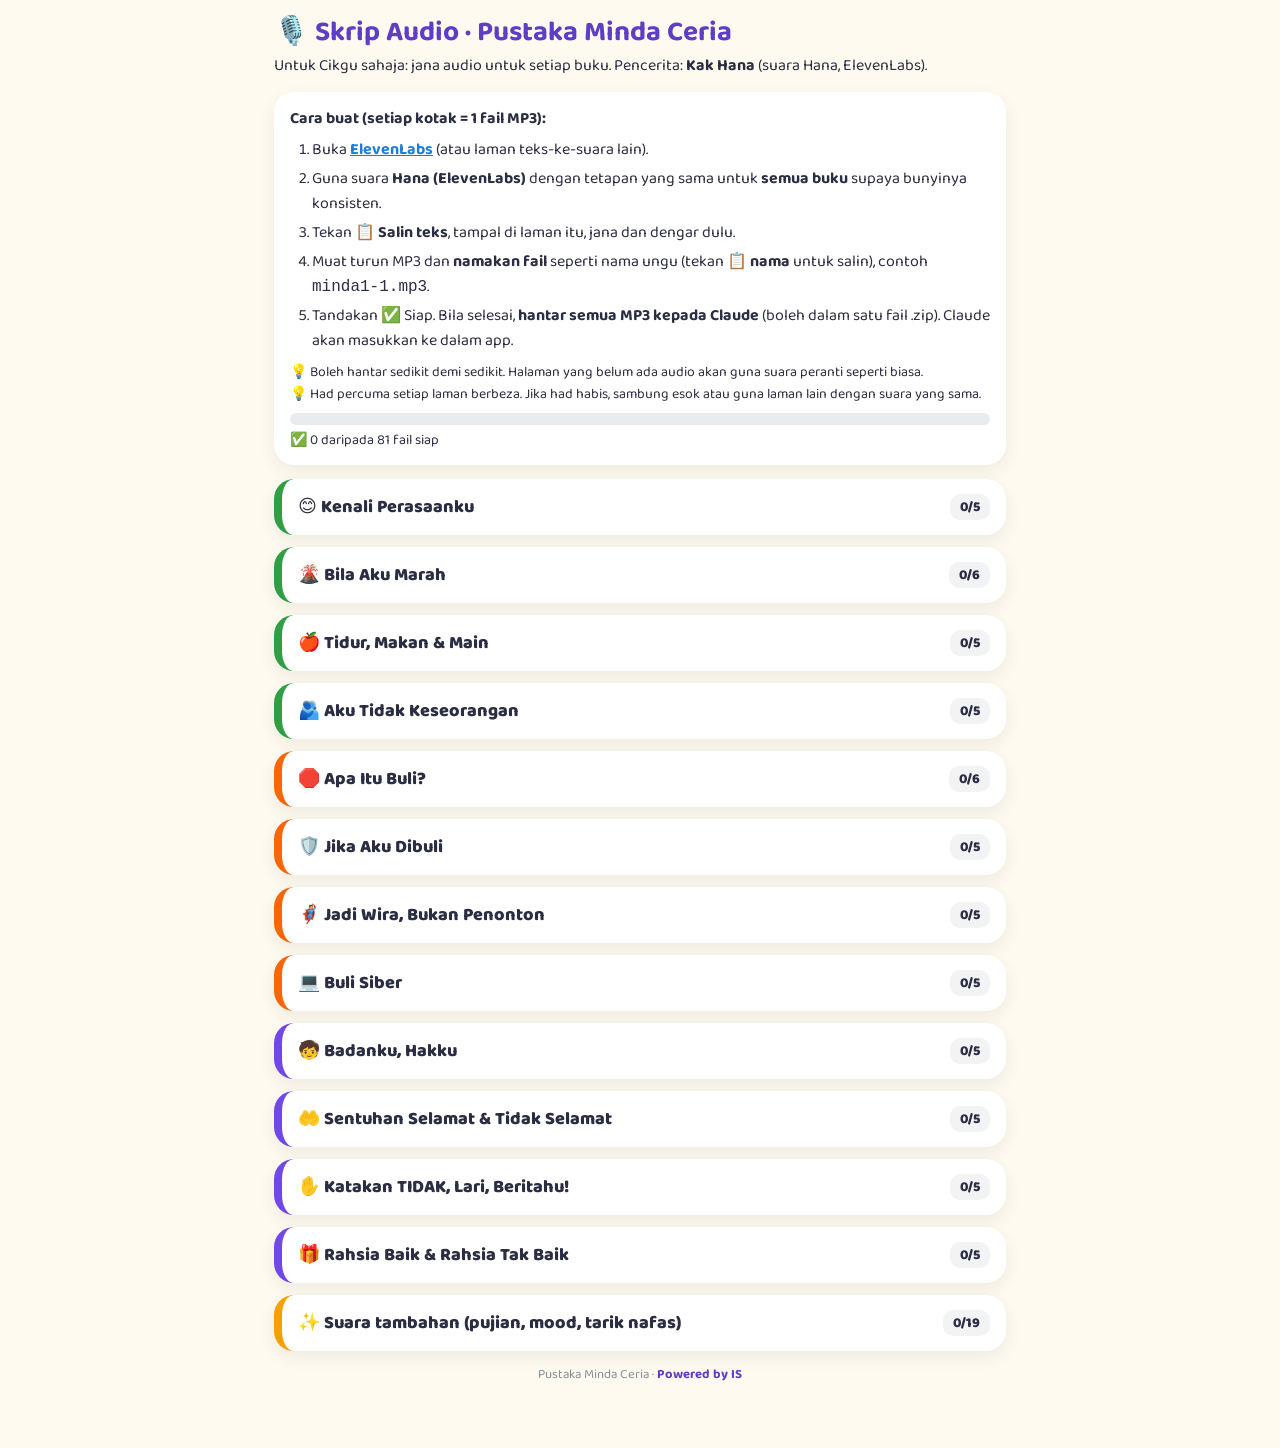
<file: pustaka/skrip.html>
<!DOCTYPE html>
<html lang="ms">
<head>
<meta charset="UTF-8">
<meta name="viewport" content="width=device-width,initial-scale=1">
<meta name="robots" content="noindex">
<title>Skrip Audio · Pustaka Minda Ceria</title>
<link rel="icon" href="/icon-512.png">
<link href="https://fonts.googleapis.com/css2?family=Baloo+2:wght@500;600;700;800&display=swap" rel="stylesheet">
<style>
*{box-sizing:border-box}
body{margin:0;font-family:'Baloo 2',system-ui,sans-serif;color:#2b2d42;background:#fffaf0}
.wrap{max-width:760px;margin:0 auto;padding:18px 14px 50px}
h1{margin:0;color:#5f3dc4;font-size:28px;line-height:1.1}
.box{background:#fff;border-radius:20px;padding:14px 16px;margin:14px 0;box-shadow:0 6px 18px #0001}
.box ol{margin:6px 0 0;padding-left:22px;font-size:16px}
.box li{margin:4px 0}
.prog{height:12px;background:#e9ecef;border-radius:9px;overflow:hidden;margin-top:8px}
.prog b{display:block;height:100%;background:linear-gradient(90deg,#51cf66,#845ef7);width:0;transition:width .4s}
details{background:#fff;border-radius:20px;margin:12px 0;box-shadow:0 6px 18px #0001;overflow:hidden;border-left:8px solid}
summary{padding:14px 16px;font-weight:800;font-size:18px;cursor:pointer;list-style:none;display:flex;gap:10px;align-items:center}
summary::-webkit-details-marker{display:none}
summary .c{margin-left:auto;font-size:14px;background:#f1f3f5;border-radius:10px;padding:2px 10px}
.seg{border-top:1px solid #f1f3f5;padding:12px 16px}
.fn{display:flex;align-items:center;gap:8px;flex-wrap:wrap}
.fn code{background:#f3f0ff;color:#5f3dc4;font-weight:800;padding:3px 8px;border-radius:8px;font-size:15px}
.tx{margin:8px 0;font-size:16px;line-height:1.45;background:#f8f9fa;border-radius:12px;padding:10px 12px;white-space:pre-wrap}
button{border:0;border-radius:12px;padding:7px 12px;font:700 14px 'Baloo 2',sans-serif;cursor:pointer;background:#7048e8;color:#fff}
button.sm{background:#e9ecef;color:#495057}
button.ok{background:#2f9e44}
label.done{display:flex;align-items:center;gap:6px;font-weight:700;font-size:14px;margin-left:auto;cursor:pointer}
label.done input{width:20px;height:20px;accent-color:#2f9e44}
.seg.isdone{opacity:.55}
.whole{background:#fff9db;padding:12px 16px;font-size:14px}
a{color:#1c7ed6;font-weight:700}
</style>
</head>
<body>
<div class="wrap">
  <h1>🎙️ Skrip Audio · Pustaka Minda Ceria</h1>
  <p style="margin:4px 0 0">Untuk Cikgu sahaja: jana audio untuk setiap buku. Pencerita: <b>Kak Hana</b> (suara Hana, ElevenLabs).</p>

  <div class="box">
    <b>Cara buat (setiap kotak = 1 fail MP3):</b>
    <ol>
      <li>Buka <a href="https://elevenlabs.io">ElevenLabs</a> (atau laman teks-ke-suara lain).</li>
      <li>Guna suara <b>Hana (ElevenLabs)</b> dengan tetapan yang sama untuk <b>semua buku</b> supaya bunyinya konsisten.</li>
      <li>Tekan <b>📋 Salin teks</b>, tampal di laman itu, jana dan dengar dulu.</li>
      <li>Muat turun MP3 dan <b>namakan fail</b> seperti nama ungu (tekan <b>📋 nama</b> untuk salin), contoh <code>minda1-1.mp3</code>.</li>
      <li>Tandakan ✅ Siap. Bila selesai, <b>hantar semua MP3 kepada Claude</b> (boleh dalam satu fail .zip). Claude akan masukkan ke dalam app.</li>
    </ol>
    <p style="margin:8px 0 0;font-size:14px">💡 Boleh hantar sedikit demi sedikit. Halaman yang belum ada audio akan guna suara peranti seperti biasa.<br>💡 Had percuma setiap laman berbeza. Jika had habis, sambung esok atau guna laman lain dengan suara yang sama.</p>
    <div class="prog"><b id="pb"></b></div>
    <p style="margin:4px 0 0;font-size:14px" id="pt"></p>
  </div>
  <div id="list"></div>
  <p style="text-align:center;font-size:13px;color:#868e96">Pustaka Minda Ceria · <b style="color:#5f3dc4">Powered by IS</b></p>
</div>
<script>
const D={"books": [{"id": "minda1", "shelf": "Minda Sihat", "ic": "🧠", "col": "#2f9e44", "title": "Kenali Perasaanku", "emoji": "😊", "segs": [{"file": "minda1-1", "text": "Hai adik-adik! Kak Hana ni. Cuba teka, hari ni Kak Hana bawa cerita pasal apa? Pasal perasaan! Tau tak, hari-hari kita ni rasa macam-macam. Ada masa seronok sangat. Ada masa pulak rasa sedih."}, {"file": "minda1-2", "text": "Kadang-kadang kita marah. Kadang-kadang kita takut. Takpe tau, semua tu normal je. Tak salah pun! Kak Hana pun selalu rasa macam tu. Perasaan ni macam cuaca. Kejap panas, kejap hujan. Dia datang, lepas tu dia pergi."}, {"file": "minda1-3", "text": "Okey, jom main satu permainan. Cuba sebut kuat-kuat apa yang awak rasa sekarang. Saya rasa… gembira? Sedih? Penat? … Haa, bagus! Bila kita sebut, hati pun rasa lega sikit."}, {"file": "minda1-4", "text": "Lepas tu, jangan simpan sorang-sorang ye. Cerita kat orang yang awak percaya. Mak, ayah, atau Cikgu Kaunseling. Kak Hana yakin, mesti diorang suka dengar cerita awak!"}, {"file": "minda1-kuiz", "text": "Jadi, ingat ye. Semua perasaan tu normal, dan kita boleh cerita kat orang yang kita percaya. Okey, masa untuk kuiz! Kalau awak rasa marah, salah ke? Pilihan A. Ya, tak boleh marah langsung. Pilihan B. Tak salah, marah tu normal. Yang penting, macam mana kita uruskan. Fikir dulu, lepas tu tekan jawapan awak!"}]}, {"id": "minda2", "shelf": "Minda Sihat", "ic": "🧠", "col": "#2f9e44", "title": "Bila Aku Marah", "emoji": "🌋", "segs": [{"file": "minda2-1", "text": "Pernah tak awak marah sampai rasa nak meletup? Haa, Kak Hana pun pernah! Bila marah, badan rasa panas, jantung berdegup laju, tangan pun genggam je. Fuh, macam gunung berapi!"}, {"file": "minda2-2", "text": "Tapi jangan risau. Kak Hana ada empat langkah rahsia. Langkah pertama. Berhenti! Jangan pukul, jangan jerit, jangan baling barang."}, {"file": "minda2-3", "text": "Langkah kedua. Tarik nafas. Jom buat sama-sama dengan Kak Hana. Tarik dalam-dalam ikut hidung… hembus pelan-pelan ikut mulut… Sekali lagi. Tarik… hembus… Haa, rasa lain sikit kan?"}, {"file": "minda2-4", "text": "Langkah ketiga. Kira pelan-pelan. Jom kira sama-sama. Satu… dua… tiga… empat… lima… Boleh sambung sampai sepuluh. Ataupun pergi minum air sejuk."}, {"file": "minda2-5", "text": "Langkah keempat. Bila dah tenang, barulah cakap elok-elok apa yang buat awak marah tadi. Senang je kan? Gunung berapi pun tak jadi meletup!"}, {"file": "minda2-kuiz", "text": "Okey, cuba ingat balik. Berhenti, tarik nafas, kira, lepas tu cakap elok-elok. Sekarang, soalan cepu emas! Bila kita marah, apa benda pertama kena buat? Pilihan A. Jerit kuat-kuat. Pilihan B. Berhenti, dan tarik nafas. Pilihan C. Baling barang."}]}, {"id": "minda3", "shelf": "Minda Sihat", "ic": "🧠", "col": "#2f9e44", "title": "Tidur, Makan & Main", "emoji": "🍎", "segs": [{"file": "minda3-1", "text": "Tok tok tok! Siapa tu? Kak Hana lah! Hari ni kita nak tahu rahsia otak yang sihat dan ceria. Rahsia pertama, tidur cukup! Budak sekolah rendah perlukan lebih kurang sembilan sampai sebelas jam tiap-tiap malam. Lama kan?"}, {"file": "minda3-2", "text": "Rahsia kedua, makan elok-elok. Buah, sayur, dan air kosong banyak-banyak. Awak suka buah apa? Kak Hana suka betik! Sedap, sihat pulak tu!"}, {"file": "minda3-3", "text": "Rahsia ketiga, gerak badan! Main kejar-kejar, main bola, lompat tali. Badan cergas, hati pun seronok!"}, {"file": "minda3-4", "text": "Dan rahsia terakhir. Main gajet jangan lama sangat ye. Rehatkan mata, luangkan masa dengan keluarga. Main sama-sama dengan adik-beradik pun seronok tau!"}, {"file": "minda3-kuiz", "text": "Wah, sekarang awak dah tahu empat rahsia. Tidur, makan, gerak badan, dan kurangkan gajet. Jom uji! Yang mana satu bagus untuk otak sihat? Pilihan A. Main telefon sampai tengah malam. Pilihan B. Tidur cukup, dan bersukan. Pilihan C. Minum air manis selalu."}]}, {"id": "minda4", "shelf": "Minda Sihat", "ic": "🧠", "col": "#2f9e44", "title": "Aku Tidak Keseorangan", "emoji": "🫂", "segs": [{"file": "minda4-1", "text": "Hai adik-adik, Kak Hana ni. Hari ni Kak Hana nak cakap pasal satu benda yang penting sangat. Kadang-kadang kita rasa sedih lama. Atau risau pasal periksa. Atau ada masalah kat rumah. Pernah rasa macam tu?"}, {"file": "minda4-2", "text": "Cuba bayangkan. Masalah ni macam beg sekolah yang berat gila. Penuh dengan buku. Kalau pikul sorang-sorang hari-hari, memang penat lah kan?"}, {"file": "minda4-3", "text": "Tapi bila ada kawan tolong angkat sama-sama, beg tu jadi ringan sikit. Macam tu jugak dengan masalah. Bila kita kongsi, hati jadi lega."}, {"file": "minda4-4", "text": "Cikgu Kaunseling kat sekolah memang sedia nak dengar. Minta tolong tu bukan lemah tau. Tu maknanya awak berani! Kalau nak tahu siapa lagi boleh tolong, tekan bahagian Bantuan dalam app ni."}, {"file": "minda4-kuiz", "text": "Ingat ye, awak tak pernah sorang-sorang. Okey, soalan untuk buku ni. Minta tolong bila kita sedih tu, maknanya apa? Pilihan A. Kita lemah. Pilihan B. Kita berani."}]}, {"id": "buli1", "shelf": "Stop Buli!", "ic": "🛑", "col": "#f76707", "title": "Apa Itu Buli?", "emoji": "🛑", "segs": [{"file": "buli1-1", "text": "Assalamualaikum dan salam sejahtera, adik-adik! Kak Hana nak tanya. Apa sebenarnya buli? Buli tu bila ada orang sengaja sakitkan orang lain, dan buat banyak kali. Ada empat jenis tau. Jom kenal satu-satu!"}, {"file": "buli1-2", "text": "Jenis pertama, buli fizikal. Pukul, tolak, tendang, atau rampas barang orang. Sakit badan!"}, {"file": "buli1-3", "text": "Jenis kedua, buli mulut. Ejek-ejek, panggil nama buruk, atau ugut kawan. Yang ni sakit hati pulak."}, {"file": "buli1-4", "text": "Jenis ketiga, buli sosial. Sengaja tak nak kawan, pulaukan orang, atau sebar cerita yang tak betul. Sedih kan kalau kena macam tu?"}, {"file": "buli1-5", "text": "Dan jenis keempat, buli siber. Hantar mesej jahat atau gambar yang memalukan kat internet. Ingat ye, semua jenis buli ni salah, dan boleh dilaporkan."}, {"file": "buli1-kuiz", "text": "Okey, cuba kira dengan jari. Fizikal, mulut, sosial, siber. Empat! Pandai! Sekarang, kuiz. Ejek kawan hari-hari tu, buli jenis apa? Pilihan A. Buli mulut. Pilihan B. Buli fizikal. Pilihan C. Bukan buli pun."}]}, {"id": "buli2", "shelf": "Stop Buli!", "ic": "🛑", "col": "#f76707", "title": "Jika Aku Dibuli", "emoji": "🛡️", "segs": [{"file": "buli2-1", "text": "Adik-adik, Kak Hana nak awak dengar elok-elok ni. Kalau awak kena buli, tu bukan salah awak. Langsung bukan! Awak tak patut kena layan macam tu."}, {"file": "buli2-2", "text": "Apa nak buat? Berdiri tegak, pandang mata dia, dan cakap kuat-kuat. Jom cuba sama-sama dengan Kak Hana. Berhenti! Saya tak suka! … Haa, macam tu lah! Berani!"}, {"file": "buli2-3", "text": "Lepas tu, terus pergi dari situ. Pergi kat tempat yang ada cikgu, atau ramai kawan-kawan."}, {"file": "buli2-4", "text": "Yang paling penting, bagitau. Cikgu, Cikgu Kaunseling, atau mak ayah. Lapor tu bukan mengadu domba tau. Awak tengah jaga diri sendiri."}, {"file": "buli2-kuiz", "text": "Jadi, tiga benda. Cakap berhenti, pergi, dan bagitau. Kak Hana yakin awak boleh jawab soalan ni. Kalau kena buli, apa awak patut buat? Pilihan A. Diam je, simpan sorang-sorang. Pilihan B. Balas, pukul balik. Pilihan C. Cakap berhenti, pergi dari situ, dan bagitau orang dewasa."}]}, {"id": "buli3", "shelf": "Stop Buli!", "ic": "🛑", "col": "#f76707", "title": "Jadi Wira, Bukan Penonton", "emoji": "🦸", "segs": [{"file": "buli3-1", "text": "Siapa suka adiwira? Kak Hana suka! Tau tak, awak pun boleh jadi wira. Bila? Bila awak nampak kawan kena buli!"}, {"file": "buli3-2", "text": "Kuasa wira nombor satu. Jangan gelak, jangan bersorak. Kalau kita gelak, pembuli tu lagi suka."}, {"file": "buli3-3", "text": "Kuasa wira nombor dua. Temankan kawan tu. Ajak dia ikut awak, main sama-sama. Senyum kat dia. Mesti dia rasa lega."}, {"file": "buli3-4", "text": "Kuasa wira nombor tiga. Cepat-cepat bagitau cikgu. Wira sebenar tak payah bergaduh. Cukup panggil bantuan je. Hebat kan?"}, {"file": "buli3-kuiz", "text": "Jom ulang tiga kuasa wira. Jangan gelak, temankan kawan, bagitau cikgu! Okey wira, soalan untuk awak. Apa yang wira buat? Pilihan A. Rakam video, lepas tu gelak. Pilihan B. Temankan kawan tu, dan bagitau cikgu."}]}, {"id": "buli4", "shelf": "Stop Buli!", "ic": "🛑", "col": "#f76707", "title": "Buli Siber", "emoji": "💻", "segs": [{"file": "buli4-1", "text": "Ting! Ada mesej masuk. Hmm… Adik-adik, buli bukan jadi kat sekolah je tau. Buli siber jadi kat telefon, permainan dalam talian, atau media sosial."}, {"file": "buli4-2", "text": "Kalau dapat mesej jahat, jangan balas. Tarik nafas dulu. Pembuli memang nak awak marah. Jangan bagi dia menang!"}, {"file": "buli4-3", "text": "Simpan bukti. Minta orang dewasa tolong tangkap gambar skrin. Bukti ni penting untuk dilaporkan."}, {"file": "buli4-4", "text": "Lepas tu, sekat akaun tu, laporkan, dan bagitau mak ayah atau cikgu. Satu lagi pesanan Kak Hana. Sebelum hantar apa-apa, fikir dulu. Baik ke tak? Betul ke tak?"}, {"file": "buli4-kuiz", "text": "Ingat langkah dia. Jangan balas, simpan bukti, sekat, dan bagitau. Okey, masa kuiz! Kalau dapat mesej jahat kat internet, awak patut buat apa? Pilihan A. Balas dengan mesej yang lagi jahat. Pilihan B. Jangan balas, simpan bukti, dan bagitau orang dewasa."}]}, {"id": "badan1", "shelf": "Badanku Milikku", "ic": "🛡️", "col": "#7048e8", "title": "Badanku, Hakku", "emoji": "🧒", "segs": [{"file": "badan1-1", "text": "Hai adik-adik, Kak Hana ni. Cuba pandang tangan awak. Pandang kaki awak. Badan ni siapa punya? Betul! Awak punya. Awak berhak jaga badan sendiri."}, {"file": "badan1-2", "text": "Ada bahagian badan yang kita panggil bahagian sulit. Iaitu bahagian yang ditutup dengan seluar dalam, atau baju renang."}, {"file": "badan1-3", "text": "Tak ada sesiapa pun boleh sentuh, tengok, atau ambil gambar bahagian sulit awak. Awak pun tak boleh disuruh sentuh bahagian sulit orang lain."}, {"file": "badan1-4", "text": "Kecuali doktor atau jururawat je, masa periksa kesihatan, dan mak ayah mesti ada sekali. Ingat ye, badan awak berharga. Awak boleh cakap, tak nak!"}, {"file": "badan1-kuiz", "text": "Jadi, badan awak milik awak, dan awak boleh cakap tak nak. Jom jawab soalan. Bahagian sulit tu bahagian yang mana? Pilihan A. Tangan dan kaki. Pilihan B. Bahagian yang ditutup dengan seluar dalam, atau baju renang."}]}, {"id": "badan2", "shelf": "Badanku Milikku", "ic": "🛡️", "col": "#7048e8", "title": "Sentuhan Selamat & Tidak Selamat", "emoji": "🤲", "segs": [{"file": "badan2-1", "text": "Adik-adik suka kena peluk dengan mak? Kak Hana suka! Tu namanya sentuhan selamat. Sentuhan selamat buat kita rasa disayangi. Macam salam, atau tepuk tangan dengan kawan."}, {"file": "badan2-2", "text": "Tapi ada jugak sentuhan tak selamat. Sentuhan ni buat kita rasa takut, sakit, malu, atau keliru."}, {"file": "badan2-3", "text": "Dalam hati kita ni ada loceng amaran. Ting ting ting! Kalau ada sentuhan yang buat awak rasa tak selesa, dengar loceng tu. Percaya perasaan awak."}, {"file": "badan2-4", "text": "Kalau benda ni jadi, tu bukan salah awak. Walaupun orang tu orang yang awak kenal. Terus bagitau orang dewasa yang awak percaya ye."}, {"file": "badan2-kuiz", "text": "Ingat ye. Sentuhan selamat buat kita rasa disayangi. Sentuhan tak selamat buat kita takut atau keliru. Okey, soalan! Sentuhan yang buat awak rasa takut dan keliru tu, sentuhan apa? Pilihan A. Sentuhan selamat. Pilihan B. Sentuhan tak selamat."}]}, {"id": "badan3", "shelf": "Badanku Milikku", "ic": "🛡️", "col": "#7048e8", "title": "Katakan TIDAK, Lari, Beritahu!", "emoji": "✋", "segs": [{"file": "badan3-1", "text": "Okey adik-adik, hari ni Kak Hana nak ajar tiga langkah selamat. Senang je, tapi penting sangat. Langkah satu. Cakap tak nak dengan kuat. Jom cuba! Tak nak! Jangan sentuh saya!"}, {"file": "badan3-2", "text": "Langkah dua. Lari! Pergi kat tempat yang selamat dan ada ramai orang."}, {"file": "badan3-3", "text": "Langkah tiga. Bagitau orang dewasa yang awak percaya. Mak ayah, cikgu, atau Cikgu Kaunseling."}, {"file": "badan3-4", "text": "Kalau orang pertama tak percaya, jangan putus asa. Terus bagitau orang lain sampai ada yang tolong. Jom sebut sama-sama dengan Kak Hana. Tak nak! Lari! Bagitau!"}, {"file": "badan3-kuiz", "text": "Sekali lagi, kuat sikit! Tak nak! Lari! Bagitau! Bagus! Okey, soalan untuk awak. Apa tiga langkah selamat kita tadi? Pilihan A. Diam, tunggu, lupakan. Pilihan B. Cakap tak nak, lari, bagitau."}]}, {"id": "badan4", "shelf": "Badanku Milikku", "ic": "🛡️", "col": "#7048e8", "title": "Rahsia Baik & Rahsia Tak Baik", "emoji": "🎁", "segs": [{"file": "badan4-1", "text": "Shhh… Kak Hana nak cakap pasal rahsia. Tau tak, rahsia ada dua jenis. Rahsia baik tu macam kejutan yang seronok. Contohnya hadiah hari jadi untuk mak. Nanti semua orang tau jugak."}, {"file": "badan4-2", "text": "Rahsia tak baik pulak buat kita rasa takut, sedih, atau tak selesa. Lepas tu kita disuruh simpan sampai bila-bila."}, {"file": "badan4-3", "text": "Orang dewasa yang baik takkan suruh budak-budak simpan rahsia pasal sentuhan atau gambar. Kalau ada yang suruh, tu tanda bahaya!"}, {"file": "badan4-4", "text": "Kat internet pulak, jangan sekali-kali hantar gambar diri kat orang yang awak tak kenal. Kalau ada yang minta, terus bagitau orang dewasa. Rahsia tak baik mesti bagitau, dan awak takkan kena marah."}, {"file": "badan4-kuiz", "text": "Jadi ingat ye. Rahsia baik, seronok. Rahsia tak baik, mesti bagitau. Okey, soalan terakhir. Ada orang cakap, jangan bagitau sesiapa pasal sentuhan ni. Awak patut buat apa? Pilihan A. Simpan rahsia tu. Pilihan B. Bagitau orang dewasa yang awak percaya."}]}], "extra": [{"file": "pujian-1", "text": "Yeay, betul! Kak Hana bangga dengan awak! Dapat satu bintang!"}, {"file": "pujian-2", "text": "Wah, terbaik! Betul tu! Nah, satu bintang untuk awak!"}, {"file": "pujian-3", "text": "Pandainya! Tepuk tangan untuk diri sendiri! Bintang untuk awak!"}, {"file": "pujian-4", "text": "Betul! Awak memang hebat! Satu bintang masuk!"}, {"file": "pujian-5", "text": "Tepat sekali! Syabas! Kak Hana bagi satu bintang!"}, {"file": "pujian-6", "text": "Bijaknya! Kak Hana dah agak awak boleh! Dapat bintang!"}, {"file": "cuba-1", "text": "Alamak, sikit lagi! Cuba lagi, okey?"}, {"file": "cuba-2", "text": "Takpe takpe, Kak Hana pun selalu silap. Cuba sekali lagi!"}, {"file": "cuba-3", "text": "Hmm, bukan yang tu lah. Fikir lagi sikit…"}, {"file": "cuba-4", "text": "Hampir betul! Jom cuba lagi!"}, {"file": "mood-1", "text": "Wah, gembiranya! Kak Hana pun tumpang seronok. Jom kongsi gembira tu dengan kawan-kawan hari ni!"}, {"file": "mood-2", "text": "Biasa-biasa je ye hari ni? Takpe. Cuba buat satu benda yang awak suka. Melukis ke, main ke. Mesti rasa lagi seronok!"}, {"file": "mood-3", "text": "Alaa, sedih ye. Sini, Kak Hana temankan. Sedih tu normal je. Cuba cerita kat orang yang awak percaya, okey? Awak tak sorang-sorang."}, {"file": "mood-4", "text": "Hmm, tengah marah ye. Takpe. Jom tarik nafas sama-sama dengan Kak Hana. Tekan bola ajaib kat bawah ni."}, {"file": "mood-5", "text": "Jangan risau, awak selamat kat sini. Kalau ada orang yang buat awak takut, bagitau orang dewasa ye. Boleh tengok bahagian Bantuan jugak."}, {"file": "nafas-mula", "text": "Okey, jom tarik nafas sama-sama dengan Kak Hana…"}, {"file": "nafas-tarik", "text": "Tarik…"}, {"file": "nafas-hembus", "text": "Hembus pelan-pelan…"}, {"file": "nafas-tamat", "text": "Bagus! Macam mana, rasa tenang sikit tak? Terbaik!"}]};
let done={};try{done=JSON.parse(localStorage.getItem('skripDone'))||{}}catch(e){}
const all=[...D.books.flatMap(b=>b.segs),...D.extra];
function esc(t){return t.replace(/[&<>]/g,c=>({'&':'&amp;','<':'&lt;','>':'&gt;'}[c]))}
function seg(x){return `<div class="seg ${done[x.file]?'isdone':''}" id="s-${x.file}"><div class="fn"><code>${x.file}.mp3</code><button class="sm" data-c="${x.file}.mp3">📋 nama</button><label class="done"><input type="checkbox" data-f="${x.file}" ${done[x.file]?'checked':''}> Siap</label></div><div class="tx">${esc(x.text)}</div><button data-t="${encodeURIComponent(x.text)}">📋 Salin teks</button></div>`}
function count(list){return list.filter(x=>done[x.file]).length}
function render(){
  $=id=>document.getElementById(id);
  $('list').innerHTML=D.books.map(b=>`<details style="border-color:${b.col}"><summary>${b.emoji} ${b.title}<span class="c">${count(b.segs)}/${b.segs.length}</span></summary>
    ${b.segs.map(seg).join('')}
    <div class="whole">⚡ <b>Cara paling mudah:</b> salin <b>seluruh buku</b>, jana sekali gus, dan hantar satu MP3 kepada Claude. Claude akan potong ikut halaman. <button class="sm" data-t="${encodeURIComponent(b.segs.map(x=>x.text).join('\n\n'))}">📋 Salin satu buku</button></div></details>`).join('')+
   `<details style="border-color:#f59f00"><summary>✨ Suara tambahan (pujian, mood, tarik nafas)<span class="c">${count(D.extra)}/${D.extra.length}</span></summary>${D.extra.map(seg).join('')}</details>`;
  const n=count(all);$('pb').style.width=(n/all.length*100)+'%';$('pt').textContent=`✅ ${n} daripada ${all.length} fail siap`;
}
function copy(t,btn){const ok=()=>{const o=btn.textContent;btn.textContent='✔ Disalin';btn.classList.add('ok');setTimeout(()=>{btn.textContent=o;btn.classList.remove('ok')},1200)};
  if(navigator.clipboard&&navigator.clipboard.writeText)navigator.clipboard.writeText(t).then(ok,()=>fallback(t,ok));else fallback(t,ok)}
function fallback(t,ok){const a=document.createElement('textarea');a.value=t;document.body.appendChild(a);a.select();try{document.execCommand('copy');ok()}catch(e){}a.remove()}
document.addEventListener('click',e=>{const b=e.target.closest('button');if(!b)return;if(b.dataset.t)copy(decodeURIComponent(b.dataset.t),b);if(b.dataset.c)copy(b.dataset.c,b)});
document.addEventListener('change',e=>{const f=e.target.dataset.f;if(!f)return;if(e.target.checked)done[f]=1;else delete done[f];try{localStorage.setItem('skripDone',JSON.stringify(done))}catch(_){}
  document.getElementById('s-'+f).classList.toggle('isdone',e.target.checked);
  const open=[...document.querySelectorAll('details')].map(d=>d.open);render();document.querySelectorAll('details').forEach((d,i)=>d.open=open[i])});
render();
</script>
</body>
</html>
</file>
<file: pakat-lari/assets/index-C_dUoTKz.css>
*,:before,:after{--tw-border-spacing-x: 0;--tw-border-spacing-y: 0;--tw-translate-x: 0;--tw-translate-y: 0;--tw-rotate: 0;--tw-skew-x: 0;--tw-skew-y: 0;--tw-scale-x: 1;--tw-scale-y: 1;--tw-pan-x: ;--tw-pan-y: ;--tw-pinch-zoom: ;--tw-scroll-snap-strictness: proximity;--tw-gradient-from-position: ;--tw-gradient-via-position: ;--tw-gradient-to-position: ;--tw-ordinal: ;--tw-slashed-zero: ;--tw-numeric-figure: ;--tw-numeric-spacing: ;--tw-numeric-fraction: ;--tw-ring-inset: ;--tw-ring-offset-width: 0px;--tw-ring-offset-color: #fff;--tw-ring-color: rgb(59 130 246 / .5);--tw-ring-offset-shadow: 0 0 #0000;--tw-ring-shadow: 0 0 #0000;--tw-shadow: 0 0 #0000;--tw-shadow-colored: 0 0 #0000;--tw-blur: ;--tw-brightness: ;--tw-contrast: ;--tw-grayscale: ;--tw-hue-rotate: ;--tw-invert: ;--tw-saturate: ;--tw-sepia: ;--tw-drop-shadow: ;--tw-backdrop-blur: ;--tw-backdrop-brightness: ;--tw-backdrop-contrast: ;--tw-backdrop-grayscale: ;--tw-backdrop-hue-rotate: ;--tw-backdrop-invert: ;--tw-backdrop-opacity: ;--tw-backdrop-saturate: ;--tw-backdrop-sepia: ;--tw-contain-size: ;--tw-contain-layout: ;--tw-contain-paint: ;--tw-contain-style: }::backdrop{--tw-border-spacing-x: 0;--tw-border-spacing-y: 0;--tw-translate-x: 0;--tw-translate-y: 0;--tw-rotate: 0;--tw-skew-x: 0;--tw-skew-y: 0;--tw-scale-x: 1;--tw-scale-y: 1;--tw-pan-x: ;--tw-pan-y: ;--tw-pinch-zoom: ;--tw-scroll-snap-strictness: proximity;--tw-gradient-from-position: ;--tw-gradient-via-position: ;--tw-gradient-to-position: ;--tw-ordinal: ;--tw-slashed-zero: ;--tw-numeric-figure: ;--tw-numeric-spacing: ;--tw-numeric-fraction: ;--tw-ring-inset: ;--tw-ring-offset-width: 0px;--tw-ring-offset-color: #fff;--tw-ring-color: rgb(59 130 246 / .5);--tw-ring-offset-shadow: 0 0 #0000;--tw-ring-shadow: 0 0 #0000;--tw-shadow: 0 0 #0000;--tw-shadow-colored: 0 0 #0000;--tw-blur: ;--tw-brightness: ;--tw-contrast: ;--tw-grayscale: ;--tw-hue-rotate: ;--tw-invert: ;--tw-saturate: ;--tw-sepia: ;--tw-drop-shadow: ;--tw-backdrop-blur: ;--tw-backdrop-brightness: ;--tw-backdrop-contrast: ;--tw-backdrop-grayscale: ;--tw-backdrop-hue-rotate: ;--tw-backdrop-invert: ;--tw-backdrop-opacity: ;--tw-backdrop-saturate: ;--tw-backdrop-sepia: ;--tw-contain-size: ;--tw-contain-layout: ;--tw-contain-paint: ;--tw-contain-style: }*,:before,:after{box-sizing:border-box;border-width:0;border-style:solid;border-color:#e5e7eb}:before,:after{--tw-content: ""}html,:host{line-height:1.5;-webkit-text-size-adjust:100%;-moz-tab-size:4;-o-tab-size:4;tab-size:4;font-family:Inter,system-ui,sans-serif;font-feature-settings:normal;font-variation-settings:normal;-webkit-tap-highlight-color:transparent}body{margin:0;line-height:inherit}hr{height:0;color:inherit;border-top-width:1px}abbr:where([title]){-webkit-text-decoration:underline dotted;text-decoration:underline dotted}h1,h2,h3,h4,h5,h6{font-size:inherit;font-weight:inherit}a{color:inherit;text-decoration:inherit}b,strong{font-weight:bolder}code,kbd,samp,pre{font-family:ui-monospace,SFMono-Regular,Menlo,Monaco,Consolas,Liberation Mono,Courier New,monospace;font-feature-settings:normal;font-variation-settings:normal;font-size:1em}small{font-size:80%}sub,sup{font-size:75%;line-height:0;position:relative;vertical-align:baseline}sub{bottom:-.25em}sup{top:-.5em}table{text-indent:0;border-color:inherit;border-collapse:collapse}button,input,optgroup,select,textarea{font-family:inherit;font-feature-settings:inherit;font-variation-settings:inherit;font-size:100%;font-weight:inherit;line-height:inherit;letter-spacing:inherit;color:inherit;margin:0;padding:0}button,select{text-transform:none}button,input:where([type=button]),input:where([type=reset]),input:where([type=submit]){-webkit-appearance:button;background-color:transparent;background-image:none}:-moz-focusring{outline:auto}:-moz-ui-invalid{box-shadow:none}progress{vertical-align:baseline}::-webkit-inner-spin-button,::-webkit-outer-spin-button{height:auto}[type=search]{-webkit-appearance:textfield;outline-offset:-2px}::-webkit-search-decoration{-webkit-appearance:none}::-webkit-file-upload-button{-webkit-appearance:button;font:inherit}summary{display:list-item}blockquote,dl,dd,h1,h2,h3,h4,h5,h6,hr,figure,p,pre{margin:0}fieldset{margin:0;padding:0}legend{padding:0}ol,ul,menu{list-style:none;margin:0;padding:0}dialog{padding:0}textarea{resize:vertical}input::-moz-placeholder,textarea::-moz-placeholder{opacity:1;color:#9ca3af}input::placeholder,textarea::placeholder{opacity:1;color:#9ca3af}button,[role=button]{cursor:pointer}:disabled{cursor:default}img,svg,video,canvas,audio,iframe,embed,object{display:block;vertical-align:middle}img,video{max-width:100%;height:auto}[hidden]:where(:not([hidden=until-found])){display:none}.pointer-events-none{pointer-events:none}.pointer-events-auto{pointer-events:auto}.visible{visibility:visible}.static{position:static}.fixed{position:fixed}.absolute{position:absolute}.relative{position:relative}.inset-0{top:0;right:0;bottom:0;left:0}.inset-x-0{left:0;right:0}.inset-x-4{left:1rem;right:1rem}.inset-y-0{top:0;bottom:0}.inset-y-\[-2px\]{top:-2px;bottom:-2px}.-right-6{right:-1.5rem}.-top-2{top:-.5rem}.-top-3{top:-.75rem}.-top-6{top:-1.5rem}.bottom-0{bottom:0}.bottom-1{bottom:.25rem}.bottom-2{bottom:.5rem}.bottom-3{bottom:.75rem}.bottom-4{bottom:1rem}.bottom-\[12\%\]{bottom:12%}.bottom-\[14\%\]{bottom:14%}.bottom-\[18\%\]{bottom:18%}.left-0{left:0}.left-1\/2{left:50%}.left-2{left:.5rem}.left-4{left:1rem}.left-5{left:1.25rem}.left-6{left:1.5rem}.right-0{right:0}.right-2{right:.5rem}.right-3{right:.75rem}.right-6{right:1.5rem}.right-\[18\%\]{right:18%}.right-\[30\%\]{right:30%}.right-\[6\%\]{right:6%}.top-0{top:0}.top-1\/2{top:50%}.top-14{top:3.5rem}.top-2{top:.5rem}.top-28{top:7rem}.top-3{top:.75rem}.top-36{top:9rem}.top-4{top:1rem}.top-\[7\.5rem\]{top:7.5rem}.z-10{z-index:10}.z-30{z-index:30}.z-40{z-index:40}.z-50{z-index:50}.z-\[100\]{z-index:100}.z-\[60\]{z-index:60}.col-span-2{grid-column:span 2 / span 2}.mx-3{margin-left:.75rem;margin-right:.75rem}.mx-auto{margin-left:auto;margin-right:auto}.mb-1{margin-bottom:.25rem}.mb-1\.5{margin-bottom:.375rem}.mb-2{margin-bottom:.5rem}.mb-3{margin-bottom:.75rem}.mb-4{margin-bottom:1rem}.mb-5{margin-bottom:1.25rem}.mb-6{margin-bottom:1.5rem}.ml-1{margin-left:.25rem}.ml-2{margin-left:.5rem}.ml-3{margin-left:.75rem}.ml-auto{margin-left:auto}.mr-auto{margin-right:auto}.mt-0\.5{margin-top:.125rem}.mt-1{margin-top:.25rem}.mt-1\.5{margin-top:.375rem}.mt-2{margin-top:.5rem}.mt-3{margin-top:.75rem}.mt-4{margin-top:1rem}.mt-5{margin-top:1.25rem}.mt-6{margin-top:1.5rem}.mt-auto{margin-top:auto}.line-clamp-2{overflow:hidden;display:-webkit-box;-webkit-box-orient:vertical;-webkit-line-clamp:2}.block{display:block}.inline-block{display:inline-block}.flex{display:flex}.inline-flex{display:inline-flex}.table{display:table}.grid{display:grid}.hidden{display:none}.h-1\.5{height:.375rem}.h-1\/3{height:33.333333%}.h-10{height:2.5rem}.h-12{height:3rem}.h-16{height:4rem}.h-2{height:.5rem}.h-2\.5{height:.625rem}.h-24{height:6rem}.h-3{height:.75rem}.h-3\.5{height:.875rem}.h-32{height:8rem}.h-4{height:1rem}.h-40{height:10rem}.h-5{height:1.25rem}.h-6{height:1.5rem}.h-9{height:2.25rem}.h-\[360px\]{height:360px}.h-\[380px\]{height:380px}.h-\[3px\]{height:3px}.h-\[420px\]{height:420px}.h-\[calc\(100\%-14px\)\]{height:calc(100% - 14px)}.h-full{height:100%}.max-h-36{max-height:9rem}.max-h-48{max-height:12rem}.max-h-72{max-height:18rem}.max-h-\[92vh\]{max-height:92vh}.min-h-0{min-height:0px}.min-h-\[140px\]{min-height:140px}.min-h-\[150px\]{min-height:150px}.min-h-\[300px\]{min-height:300px}.min-h-\[30vh\]{min-height:30vh}.min-h-\[44px\]{min-height:44px}.min-h-full{min-height:100%}.w-1{width:.25rem}.w-1\.5{width:.375rem}.w-10{width:2.5rem}.w-12{width:3rem}.w-14{width:3.5rem}.w-16{width:4rem}.w-2{width:.5rem}.w-20{width:5rem}.w-24{width:6rem}.w-3{width:.75rem}.w-4{width:1rem}.w-5{width:1.25rem}.w-6{width:1.5rem}.w-60{width:15rem}.w-7{width:1.75rem}.w-8{width:2rem}.w-9{width:2.25rem}.w-\[min\(34vw\,250px\)\]{width:min(34vw,250px)}.w-\[min\(92vw\,340px\)\]{width:min(92vw,340px)}.w-\[min\(92vw\,380px\)\]{width:min(92vw,380px)}.w-full{width:100%}.min-w-0{min-width:0px}.max-w-2xl{max-width:42rem}.max-w-3xl{max-width:48rem}.max-w-4xl{max-width:56rem}.max-w-5xl{max-width:64rem}.max-w-6xl{max-width:72rem}.max-w-\[120px\]{max-width:120px}.max-w-\[170px\]{max-width:170px}.max-w-\[180px\]{max-width:180px}.max-w-\[200px\]{max-width:200px}.max-w-\[560px\]{max-width:560px}.max-w-lg{max-width:32rem}.max-w-sm{max-width:24rem}.max-w-xl{max-width:36rem}.max-w-xs{max-width:20rem}.flex-1{flex:1 1 0%}.shrink-0{flex-shrink:0}.-translate-x-1\/2{--tw-translate-x: -50%;transform:translate(var(--tw-translate-x),var(--tw-translate-y)) rotate(var(--tw-rotate)) skew(var(--tw-skew-x)) skewY(var(--tw-skew-y)) scaleX(var(--tw-scale-x)) scaleY(var(--tw-scale-y))}.-translate-y-1\/2{--tw-translate-y: -50%;transform:translate(var(--tw-translate-x),var(--tw-translate-y)) rotate(var(--tw-rotate)) skew(var(--tw-skew-x)) skewY(var(--tw-skew-y)) scaleX(var(--tw-scale-x)) scaleY(var(--tw-scale-y))}.scale-110{--tw-scale-x: 1.1;--tw-scale-y: 1.1;transform:translate(var(--tw-translate-x),var(--tw-translate-y)) rotate(var(--tw-rotate)) skew(var(--tw-skew-x)) skewY(var(--tw-skew-y)) scaleX(var(--tw-scale-x)) scaleY(var(--tw-scale-y))}.transform{transform:translate(var(--tw-translate-x),var(--tw-translate-y)) rotate(var(--tw-rotate)) skew(var(--tw-skew-x)) skewY(var(--tw-skew-y)) scaleX(var(--tw-scale-x)) scaleY(var(--tw-scale-y))}@keyframes bounce{0%,to{transform:translateY(-25%);animation-timing-function:cubic-bezier(.8,0,1,1)}50%{transform:none;animation-timing-function:cubic-bezier(0,0,.2,1)}}.animate-bounce{animation:bounce 1s infinite}@keyframes pulse{50%{opacity:.5}}.animate-pulse{animation:pulse 2s cubic-bezier(.4,0,.6,1) infinite}.cursor-pointer{cursor:pointer}.select-none{-webkit-user-select:none;-moz-user-select:none;user-select:none}.grid-cols-2{grid-template-columns:repeat(2,minmax(0,1fr))}.grid-cols-3{grid-template-columns:repeat(3,minmax(0,1fr))}.grid-cols-4{grid-template-columns:repeat(4,minmax(0,1fr))}.grid-cols-5{grid-template-columns:repeat(5,minmax(0,1fr))}.grid-cols-7{grid-template-columns:repeat(7,minmax(0,1fr))}.grid-cols-\[1fr_auto\]{grid-template-columns:1fr auto}.flex-col{flex-direction:column}.flex-wrap{flex-wrap:wrap}.place-items-center{place-items:center}.items-start{align-items:flex-start}.items-end{align-items:flex-end}.items-center{align-items:center}.items-baseline{align-items:baseline}.justify-end{justify-content:flex-end}.justify-center{justify-content:center}.justify-between{justify-content:space-between}.gap-0\.5{gap:.125rem}.gap-1{gap:.25rem}.gap-1\.5{gap:.375rem}.gap-2{gap:.5rem}.gap-2\.5{gap:.625rem}.gap-3{gap:.75rem}.gap-4{gap:1rem}.gap-5{gap:1.25rem}.gap-x-3{-moz-column-gap:.75rem;column-gap:.75rem}.gap-x-5{-moz-column-gap:1.25rem;column-gap:1.25rem}.gap-x-6{-moz-column-gap:1.5rem;column-gap:1.5rem}.gap-y-1{row-gap:.25rem}.gap-y-2{row-gap:.5rem}.gap-y-3{row-gap:.75rem}.space-y-1>:not([hidden])~:not([hidden]){--tw-space-y-reverse: 0;margin-top:calc(.25rem * calc(1 - var(--tw-space-y-reverse)));margin-bottom:calc(.25rem * var(--tw-space-y-reverse))}.space-y-1\.5>:not([hidden])~:not([hidden]){--tw-space-y-reverse: 0;margin-top:calc(.375rem * calc(1 - var(--tw-space-y-reverse)));margin-bottom:calc(.375rem * var(--tw-space-y-reverse))}.space-y-2>:not([hidden])~:not([hidden]){--tw-space-y-reverse: 0;margin-top:calc(.5rem * calc(1 - var(--tw-space-y-reverse)));margin-bottom:calc(.5rem * var(--tw-space-y-reverse))}.space-y-3>:not([hidden])~:not([hidden]){--tw-space-y-reverse: 0;margin-top:calc(.75rem * calc(1 - var(--tw-space-y-reverse)));margin-bottom:calc(.75rem * var(--tw-space-y-reverse))}.space-y-4>:not([hidden])~:not([hidden]){--tw-space-y-reverse: 0;margin-top:calc(1rem * calc(1 - var(--tw-space-y-reverse)));margin-bottom:calc(1rem * var(--tw-space-y-reverse))}.self-center{align-self:center}.overflow-hidden{overflow:hidden}.overflow-x-auto{overflow-x:auto}.overflow-y-auto{overflow-y:auto}.truncate{overflow:hidden;text-overflow:ellipsis;white-space:nowrap}.whitespace-nowrap{white-space:nowrap}.rounded{border-radius:.25rem}.rounded-2xl{border-radius:1rem}.rounded-3xl{border-radius:1.5rem}.rounded-full{border-radius:9999px}.rounded-lg{border-radius:.5rem}.rounded-md{border-radius:.375rem}.rounded-xl{border-radius:.75rem}.rounded-t-3xl{border-top-left-radius:1.5rem;border-top-right-radius:1.5rem}.border{border-width:1px}.border-2{border-width:2px}.border-b{border-bottom-width:1px}.border-l-4{border-left-width:4px}.border-t{border-top-width:1px}.border-dashed{border-style:dashed}.\!border-lime\/50{border-color:#b6ff3b80!important}.border-amber-400\/30{border-color:#fbbf244d}.border-electric\/30{border-color:#2fb8ff4d}.border-electric\/40{border-color:#2fb8ff66}.border-fuchsia-400\/60{border-color:#e879f999}.border-lime{--tw-border-opacity: 1;border-color:rgb(182 255 59 / var(--tw-border-opacity, 1))}.border-lime\/30{border-color:#b6ff3b4d}.border-lime\/40{border-color:#b6ff3b66}.border-lime\/50{border-color:#b6ff3b80}.border-lime\/60{border-color:#b6ff3b99}.border-rose-400{--tw-border-opacity: 1;border-color:rgb(251 113 133 / var(--tw-border-opacity, 1))}.border-rose-400\/40{border-color:#fb718566}.border-white{--tw-border-opacity: 1;border-color:rgb(255 255 255 / var(--tw-border-opacity, 1))}.border-white\/10{border-color:#ffffff1a}.border-white\/15{border-color:#ffffff26}.border-white\/5{border-color:#ffffff0d}.border-white\/50{border-color:#ffffff80}.border-white\/80{border-color:#fffc}.border-white\/\[0\.07\]{border-color:#ffffff12}.\!border-l-amber-300{--tw-border-opacity: 1 !important;border-left-color:rgb(252 211 77 / var(--tw-border-opacity, 1))!important}.bg-\[\#13203f\]{--tw-bg-opacity: 1;background-color:rgb(19 32 63 / var(--tw-bg-opacity, 1))}.bg-amber-300{--tw-bg-opacity: 1;background-color:rgb(252 211 77 / var(--tw-bg-opacity, 1))}.bg-amber-300\/95{background-color:#fcd34df2}.bg-amber-400\/10{background-color:#fbbf241a}.bg-amber-500\/10{background-color:#f59e0b1a}.bg-electric{--tw-bg-opacity: 1;background-color:rgb(47 184 255 / var(--tw-bg-opacity, 1))}.bg-electric\/10{background-color:#2fb8ff1a}.bg-electric\/20{background-color:#2fb8ff33}.bg-electric\/\[0\.05\]{background-color:#2fb8ff0d}.bg-fuchsia-400{--tw-bg-opacity: 1;background-color:rgb(232 121 249 / var(--tw-bg-opacity, 1))}.bg-fuchsia-500\/10{background-color:#d946ef1a}.bg-indigo-400{--tw-bg-opacity: 1;background-color:rgb(129 140 248 / var(--tw-bg-opacity, 1))}.bg-lime{--tw-bg-opacity: 1;background-color:rgb(182 255 59 / var(--tw-bg-opacity, 1))}.bg-lime\/10{background-color:#b6ff3b1a}.bg-lime\/15{background-color:#b6ff3b26}.bg-lime\/20{background-color:#b6ff3b33}.bg-lime\/30{background-color:#b6ff3b4d}.bg-lime\/5{background-color:#b6ff3b0d}.bg-lime\/\[0\.06\]{background-color:#b6ff3b0f}.bg-lime\/\[0\.07\]{background-color:#b6ff3b12}.bg-navy-800\/70{background-color:#111c44b3}.bg-navy-800\/95{background-color:#111c44f2}.bg-navy-900{--tw-bg-opacity: 1;background-color:rgb(10 18 48 / var(--tw-bg-opacity, 1))}.bg-navy-900\/60{background-color:#0a123099}.bg-navy-900\/70{background-color:#0a1230b3}.bg-navy-900\/95{background-color:#0a1230f2}.bg-navy-900\/\[0\.97\]{background-color:#0a1230f7}.bg-navy-950{--tw-bg-opacity: 1;background-color:rgb(5 10 26 / var(--tw-bg-opacity, 1))}.bg-navy-950\/45{background-color:#050a1a73}.bg-navy-950\/55{background-color:#050a1a8c}.bg-navy-950\/60{background-color:#050a1a99}.bg-navy-950\/70{background-color:#050a1ab3}.bg-navy-950\/75{background-color:#050a1abf}.bg-navy-950\/80{background-color:#050a1acc}.bg-navy-950\/95{background-color:#050a1af2}.bg-rose-500\/10{background-color:#f43f5e1a}.bg-rose-500\/15{background-color:#f43f5e26}.bg-rose-500\/20{background-color:#f43f5e33}.bg-rose-500\/90{background-color:#f43f5ee6}.bg-rose-950\/80{background-color:#4c0519cc}.bg-slate-500\/90{background-color:#64748be6}.bg-slate-600{--tw-bg-opacity: 1;background-color:rgb(71 85 105 / var(--tw-bg-opacity, 1))}.bg-white{--tw-bg-opacity: 1;background-color:rgb(255 255 255 / var(--tw-bg-opacity, 1))}.bg-white\/10{background-color:#ffffff1a}.bg-white\/5{background-color:#ffffff0d}.bg-white\/50{background-color:#ffffff80}.bg-white\/\[0\.02\]{background-color:#ffffff05}.bg-white\/\[0\.03\]{background-color:#ffffff08}.bg-white\/\[0\.04\]{background-color:#ffffff0a}.bg-white\/\[0\.05\]{background-color:#ffffff0d}.bg-white\/\[0\.06\]{background-color:#ffffff0f}.bg-white\/\[0\.07\]{background-color:#ffffff12}.bg-gradient-to-b{background-image:linear-gradient(to bottom,var(--tw-gradient-stops))}.bg-gradient-to-br{background-image:linear-gradient(to bottom right,var(--tw-gradient-stops))}.bg-gradient-to-r{background-image:linear-gradient(to right,var(--tw-gradient-stops))}.bg-gradient-to-t{background-image:linear-gradient(to top,var(--tw-gradient-stops))}.from-\[\#3a2a1a\]{--tw-gradient-from: #3a2a1a var(--tw-gradient-from-position);--tw-gradient-to: rgb(58 42 26 / 0) var(--tw-gradient-to-position);--tw-gradient-stops: var(--tw-gradient-from), var(--tw-gradient-to)}.from-\[\#ff6a3d\]{--tw-gradient-from: #ff6a3d var(--tw-gradient-from-position);--tw-gradient-to: rgb(255 106 61 / 0) var(--tw-gradient-to-position);--tw-gradient-stops: var(--tw-gradient-from), var(--tw-gradient-to)}.from-amber-300{--tw-gradient-from: #fcd34d var(--tw-gradient-from-position);--tw-gradient-to: rgb(252 211 77 / 0) var(--tw-gradient-to-position);--tw-gradient-stops: var(--tw-gradient-from), var(--tw-gradient-to)}.from-electric{--tw-gradient-from: #2fb8ff var(--tw-gradient-from-position);--tw-gradient-to: rgb(47 184 255 / 0) var(--tw-gradient-to-position);--tw-gradient-stops: var(--tw-gradient-from), var(--tw-gradient-to)}.from-navy-800{--tw-gradient-from: #111c44 var(--tw-gradient-from-position);--tw-gradient-to: rgb(17 28 68 / 0) var(--tw-gradient-to-position);--tw-gradient-stops: var(--tw-gradient-from), var(--tw-gradient-to)}.from-navy-800\/90{--tw-gradient-from: rgb(17 28 68 / .9) var(--tw-gradient-from-position);--tw-gradient-to: rgb(17 28 68 / 0) var(--tw-gradient-to-position);--tw-gradient-stops: var(--tw-gradient-from), var(--tw-gradient-to)}.from-navy-950{--tw-gradient-from: #050a1a var(--tw-gradient-from-position);--tw-gradient-to: rgb(5 10 26 / 0) var(--tw-gradient-to-position);--tw-gradient-stops: var(--tw-gradient-from), var(--tw-gradient-to)}.from-navy-950\/90{--tw-gradient-from: rgb(5 10 26 / .9) var(--tw-gradient-from-position);--tw-gradient-to: rgb(5 10 26 / 0) var(--tw-gradient-to-position);--tw-gradient-stops: var(--tw-gradient-from), var(--tw-gradient-to)}.via-navy-950\/40{--tw-gradient-to: rgb(5 10 26 / 0) var(--tw-gradient-to-position);--tw-gradient-stops: var(--tw-gradient-from), rgb(5 10 26 / .4) var(--tw-gradient-via-position), var(--tw-gradient-to)}.via-navy-950\/80{--tw-gradient-to: rgb(5 10 26 / 0) var(--tw-gradient-to-position);--tw-gradient-stops: var(--tw-gradient-from), rgb(5 10 26 / .8) var(--tw-gradient-via-position), var(--tw-gradient-to)}.to-\[\#2a1d12\]{--tw-gradient-to: #2a1d12 var(--tw-gradient-to-position)}.to-\[\#ff4d6d\]{--tw-gradient-to: #ff4d6d var(--tw-gradient-to-position)}.to-amber-500{--tw-gradient-to: #f59e0b var(--tw-gradient-to-position)}.to-lime{--tw-gradient-to: #b6ff3b var(--tw-gradient-to-position)}.to-navy-900\/90{--tw-gradient-to: rgb(10 18 48 / .9) var(--tw-gradient-to-position)}.to-navy-950{--tw-gradient-to: #050a1a var(--tw-gradient-to-position)}.to-transparent{--tw-gradient-to: transparent var(--tw-gradient-to-position)}.p-0{padding:0}.p-1{padding:.25rem}.p-1\.5{padding:.375rem}.p-2{padding:.5rem}.p-2\.5{padding:.625rem}.p-3{padding:.75rem}.p-4{padding:1rem}.p-5{padding:1.25rem}.p-6{padding:1.5rem}.p-8{padding:2rem}.\!px-3{padding-left:.75rem!important;padding-right:.75rem!important}.\!py-1\.5{padding-top:.375rem!important;padding-bottom:.375rem!important}.\!py-2{padding-top:.5rem!important;padding-bottom:.5rem!important}.px-0\.5{padding-left:.125rem;padding-right:.125rem}.px-1{padding-left:.25rem;padding-right:.25rem}.px-1\.5{padding-left:.375rem;padding-right:.375rem}.px-2{padding-left:.5rem;padding-right:.5rem}.px-2\.5{padding-left:.625rem;padding-right:.625rem}.px-3{padding-left:.75rem;padding-right:.75rem}.px-3\.5{padding-left:.875rem;padding-right:.875rem}.px-4{padding-left:1rem;padding-right:1rem}.px-5{padding-left:1.25rem;padding-right:1.25rem}.px-6{padding-left:1.5rem;padding-right:1.5rem}.py-0\.5{padding-top:.125rem;padding-bottom:.125rem}.py-1{padding-top:.25rem;padding-bottom:.25rem}.py-1\.5{padding-top:.375rem;padding-bottom:.375rem}.py-2{padding-top:.5rem;padding-bottom:.5rem}.py-2\.5{padding-top:.625rem;padding-bottom:.625rem}.py-3{padding-top:.75rem;padding-bottom:.75rem}.py-3\.5{padding-top:.875rem;padding-bottom:.875rem}.py-4{padding-top:1rem;padding-bottom:1rem}.py-6{padding-top:1.5rem;padding-bottom:1.5rem}.pb-2{padding-bottom:.5rem}.pb-\[max\(12px\,env\(safe-area-inset-bottom\)\)\]{padding-bottom:max(12px,env(safe-area-inset-bottom))}.pl-1{padding-left:.25rem}.pr-1{padding-right:.25rem}.pr-3{padding-right:.75rem}.pt-1{padding-top:.25rem}.pt-14{padding-top:3.5rem}.pt-2{padding-top:.5rem}.pt-3{padding-top:.75rem}.pt-4{padding-top:1rem}.text-left{text-align:left}.text-center{text-align:center}.text-right{text-align:right}.align-bottom{vertical-align:bottom}.font-display{font-family:Lexend,system-ui,sans-serif}.font-mono{font-family:ui-monospace,SFMono-Regular,Menlo,Monaco,Consolas,Liberation Mono,Courier New,monospace}.text-2xl{font-size:1.5rem;line-height:2rem}.text-3xl{font-size:1.875rem;line-height:2.25rem}.text-4xl{font-size:2.25rem;line-height:2.5rem}.text-5xl{font-size:3rem;line-height:1}.text-6xl{font-size:3.75rem;line-height:1}.text-7xl{font-size:4.5rem;line-height:1}.text-\[10px\]{font-size:10px}.text-\[110px\]{font-size:110px}.text-\[11px\]{font-size:11px}.text-\[48px\]{font-size:48px}.text-\[56px\]{font-size:56px}.text-\[64px\]{font-size:64px}.text-\[9px\]{font-size:9px}.text-\[9rem\]{font-size:9rem}.text-base{font-size:1rem;line-height:1.5rem}.text-lg{font-size:1.125rem;line-height:1.75rem}.text-sm{font-size:.875rem;line-height:1.25rem}.text-xl{font-size:1.25rem;line-height:1.75rem}.text-xs{font-size:.75rem;line-height:1rem}.font-black{font-weight:900}.font-bold{font-weight:700}.font-normal{font-weight:400}.font-semibold{font-weight:600}.uppercase{text-transform:uppercase}.normal-case{text-transform:none}.italic{font-style:italic}.leading-\[0\.85\]{line-height:.85}.leading-none{line-height:1}.leading-relaxed{line-height:1.625}.leading-tight{line-height:1.25}.tracking-\[0\.25em\]{letter-spacing:.25em}.tracking-\[0\.2em\]{letter-spacing:.2em}.tracking-\[0\.35em\]{letter-spacing:.35em}.tracking-tight{letter-spacing:-.025em}.tracking-wide{letter-spacing:.025em}.tracking-wider{letter-spacing:.05em}.tracking-widest{letter-spacing:.1em}.\!text-fuchsia-300{--tw-text-opacity: 1 !important;color:rgb(240 171 252 / var(--tw-text-opacity, 1))!important}.text-\[\#1f1f1f\]{--tw-text-opacity: 1;color:rgb(31 31 31 / var(--tw-text-opacity, 1))}.text-amber-100{--tw-text-opacity: 1;color:rgb(254 243 199 / var(--tw-text-opacity, 1))}.text-amber-200{--tw-text-opacity: 1;color:rgb(253 230 138 / var(--tw-text-opacity, 1))}.text-amber-300{--tw-text-opacity: 1;color:rgb(252 211 77 / var(--tw-text-opacity, 1))}.text-amber-400{--tw-text-opacity: 1;color:rgb(251 191 36 / var(--tw-text-opacity, 1))}.text-electric{--tw-text-opacity: 1;color:rgb(47 184 255 / var(--tw-text-opacity, 1))}.text-fuchsia-300{--tw-text-opacity: 1;color:rgb(240 171 252 / var(--tw-text-opacity, 1))}.text-lime{--tw-text-opacity: 1;color:rgb(182 255 59 / var(--tw-text-opacity, 1))}.text-lime\/70{color:#b6ff3bb3}.text-navy-950{--tw-text-opacity: 1;color:rgb(5 10 26 / var(--tw-text-opacity, 1))}.text-rose-200{--tw-text-opacity: 1;color:rgb(254 205 211 / var(--tw-text-opacity, 1))}.text-rose-300{--tw-text-opacity: 1;color:rgb(253 164 175 / var(--tw-text-opacity, 1))}.text-rose-400{--tw-text-opacity: 1;color:rgb(251 113 133 / var(--tw-text-opacity, 1))}.text-sky-100{--tw-text-opacity: 1;color:rgb(224 242 254 / var(--tw-text-opacity, 1))}.text-sky-200{--tw-text-opacity: 1;color:rgb(186 230 253 / var(--tw-text-opacity, 1))}.text-slate-100{--tw-text-opacity: 1;color:rgb(241 245 249 / var(--tw-text-opacity, 1))}.text-slate-200{--tw-text-opacity: 1;color:rgb(226 232 240 / var(--tw-text-opacity, 1))}.text-slate-300{--tw-text-opacity: 1;color:rgb(203 213 225 / var(--tw-text-opacity, 1))}.text-slate-400{--tw-text-opacity: 1;color:rgb(148 163 184 / var(--tw-text-opacity, 1))}.text-slate-500{--tw-text-opacity: 1;color:rgb(100 116 139 / var(--tw-text-opacity, 1))}.text-white{--tw-text-opacity: 1;color:rgb(255 255 255 / var(--tw-text-opacity, 1))}.underline{text-decoration-line:underline}.accent-lime{accent-color:#b6ff3b}.accent-lime-400{accent-color:#c8ff66}.opacity-0{opacity:0}.opacity-10{opacity:.1}.opacity-100{opacity:1}.opacity-40{opacity:.4}.opacity-45{opacity:.45}.opacity-50{opacity:.5}.opacity-60{opacity:.6}.opacity-75{opacity:.75}.opacity-80{opacity:.8}.shadow{--tw-shadow: 0 1px 3px 0 rgb(0 0 0 / .1), 0 1px 2px -1px rgb(0 0 0 / .1);--tw-shadow-colored: 0 1px 3px 0 var(--tw-shadow-color), 0 1px 2px -1px var(--tw-shadow-color);box-shadow:var(--tw-ring-offset-shadow, 0 0 #0000),var(--tw-ring-shadow, 0 0 #0000),var(--tw-shadow)}.shadow-2xl{--tw-shadow: 0 25px 50px -12px rgb(0 0 0 / .25);--tw-shadow-colored: 0 25px 50px -12px var(--tw-shadow-color);box-shadow:var(--tw-ring-offset-shadow, 0 0 #0000),var(--tw-ring-shadow, 0 0 #0000),var(--tw-shadow)}.shadow-\[0_0_24px_rgba\(255\,90\,60\,0\.35\)\]{--tw-shadow: 0 0 24px rgba(255,90,60,.35);--tw-shadow-colored: 0 0 24px var(--tw-shadow-color);box-shadow:var(--tw-ring-offset-shadow, 0 0 #0000),var(--tw-ring-shadow, 0 0 #0000),var(--tw-shadow)}.shadow-\[0_0_8px_white\]{--tw-shadow: 0 0 8px white;--tw-shadow-colored: 0 0 8px var(--tw-shadow-color);box-shadow:var(--tw-ring-offset-shadow, 0 0 #0000),var(--tw-ring-shadow, 0 0 #0000),var(--tw-shadow)}.shadow-blue{--tw-shadow: 0 0 24px rgba(47,184,255,.35);--tw-shadow-colored: 0 0 24px var(--tw-shadow-color);box-shadow:var(--tw-ring-offset-shadow, 0 0 #0000),var(--tw-ring-shadow, 0 0 #0000),var(--tw-shadow)}.shadow-glow{--tw-shadow: 0 0 24px rgba(182,255,59,.35);--tw-shadow-colored: 0 0 24px var(--tw-shadow-color);box-shadow:var(--tw-ring-offset-shadow, 0 0 #0000),var(--tw-ring-shadow, 0 0 #0000),var(--tw-shadow)}.shadow-lg{--tw-shadow: 0 10px 15px -3px rgb(0 0 0 / .1), 0 4px 6px -4px rgb(0 0 0 / .1);--tw-shadow-colored: 0 10px 15px -3px var(--tw-shadow-color), 0 4px 6px -4px var(--tw-shadow-color);box-shadow:var(--tw-ring-offset-shadow, 0 0 #0000),var(--tw-ring-shadow, 0 0 #0000),var(--tw-shadow)}.shadow-xl{--tw-shadow: 0 20px 25px -5px rgb(0 0 0 / .1), 0 8px 10px -6px rgb(0 0 0 / .1);--tw-shadow-colored: 0 20px 25px -5px var(--tw-shadow-color), 0 8px 10px -6px var(--tw-shadow-color);box-shadow:var(--tw-ring-offset-shadow, 0 0 #0000),var(--tw-ring-shadow, 0 0 #0000),var(--tw-shadow)}.outline-none{outline:2px solid transparent;outline-offset:2px}.outline{outline-style:solid}.ring{--tw-ring-offset-shadow: var(--tw-ring-inset) 0 0 0 var(--tw-ring-offset-width) var(--tw-ring-offset-color);--tw-ring-shadow: var(--tw-ring-inset) 0 0 0 calc(3px + var(--tw-ring-offset-width)) var(--tw-ring-color);box-shadow:var(--tw-ring-offset-shadow),var(--tw-ring-shadow),var(--tw-shadow, 0 0 #0000)}.ring-1{--tw-ring-offset-shadow: var(--tw-ring-inset) 0 0 0 var(--tw-ring-offset-width) var(--tw-ring-offset-color);--tw-ring-shadow: var(--tw-ring-inset) 0 0 0 calc(1px + var(--tw-ring-offset-width)) var(--tw-ring-color);box-shadow:var(--tw-ring-offset-shadow),var(--tw-ring-shadow),var(--tw-shadow, 0 0 #0000)}.ring-electric\/30{--tw-ring-color: rgb(47 184 255 / .3)}.ring-lime\/30{--tw-ring-color: rgb(182 255 59 / .3)}.ring-lime\/50{--tw-ring-color: rgb(182 255 59 / .5)}.ring-lime\/60{--tw-ring-color: rgb(182 255 59 / .6)}.blur{--tw-blur: blur(8px);filter:var(--tw-blur) var(--tw-brightness) var(--tw-contrast) var(--tw-grayscale) var(--tw-hue-rotate) var(--tw-invert) var(--tw-saturate) var(--tw-sepia) var(--tw-drop-shadow)}.drop-shadow{--tw-drop-shadow: drop-shadow(0 1px 2px rgb(0 0 0 / .1)) drop-shadow(0 1px 1px rgb(0 0 0 / .06));filter:var(--tw-blur) var(--tw-brightness) var(--tw-contrast) var(--tw-grayscale) var(--tw-hue-rotate) var(--tw-invert) var(--tw-saturate) var(--tw-sepia) var(--tw-drop-shadow)}.drop-shadow-\[0_0_20px_rgba\(0\,0\,0\,0\.6\)\]{--tw-drop-shadow: drop-shadow(0 0 20px rgba(0,0,0,.6));filter:var(--tw-blur) var(--tw-brightness) var(--tw-contrast) var(--tw-grayscale) var(--tw-hue-rotate) var(--tw-invert) var(--tw-saturate) var(--tw-sepia) var(--tw-drop-shadow)}.drop-shadow-\[0_0_24px_rgba\(47\,184\,255\,0\.8\)\]{--tw-drop-shadow: drop-shadow(0 0 24px rgba(47,184,255,.8));filter:var(--tw-blur) var(--tw-brightness) var(--tw-contrast) var(--tw-grayscale) var(--tw-hue-rotate) var(--tw-invert) var(--tw-saturate) var(--tw-sepia) var(--tw-drop-shadow)}.drop-shadow-\[0_0_30px_rgba\(182\,255\,59\,0\.7\)\]{--tw-drop-shadow: drop-shadow(0 0 30px rgba(182,255,59,.7));filter:var(--tw-blur) var(--tw-brightness) var(--tw-contrast) var(--tw-grayscale) var(--tw-hue-rotate) var(--tw-invert) var(--tw-saturate) var(--tw-sepia) var(--tw-drop-shadow)}.drop-shadow-\[0_10px_28px_rgba\(0\,0\,0\,0\.6\)\]{--tw-drop-shadow: drop-shadow(0 10px 28px rgba(0,0,0,.6));filter:var(--tw-blur) var(--tw-brightness) var(--tw-contrast) var(--tw-grayscale) var(--tw-hue-rotate) var(--tw-invert) var(--tw-saturate) var(--tw-sepia) var(--tw-drop-shadow)}.drop-shadow-\[0_6px_6px_rgba\(0\,0\,0\,0\.5\)\]{--tw-drop-shadow: drop-shadow(0 6px 6px rgba(0,0,0,.5));filter:var(--tw-blur) var(--tw-brightness) var(--tw-contrast) var(--tw-grayscale) var(--tw-hue-rotate) var(--tw-invert) var(--tw-saturate) var(--tw-sepia) var(--tw-drop-shadow)}.grayscale{--tw-grayscale: grayscale(100%);filter:var(--tw-blur) var(--tw-brightness) var(--tw-contrast) var(--tw-grayscale) var(--tw-hue-rotate) var(--tw-invert) var(--tw-saturate) var(--tw-sepia) var(--tw-drop-shadow)}.invert{--tw-invert: invert(100%);filter:var(--tw-blur) var(--tw-brightness) var(--tw-contrast) var(--tw-grayscale) var(--tw-hue-rotate) var(--tw-invert) var(--tw-saturate) var(--tw-sepia) var(--tw-drop-shadow)}.filter{filter:var(--tw-blur) var(--tw-brightness) var(--tw-contrast) var(--tw-grayscale) var(--tw-hue-rotate) var(--tw-invert) var(--tw-saturate) var(--tw-sepia) var(--tw-drop-shadow)}.backdrop-blur{--tw-backdrop-blur: blur(8px);-webkit-backdrop-filter:var(--tw-backdrop-blur) var(--tw-backdrop-brightness) var(--tw-backdrop-contrast) var(--tw-backdrop-grayscale) var(--tw-backdrop-hue-rotate) var(--tw-backdrop-invert) var(--tw-backdrop-opacity) var(--tw-backdrop-saturate) var(--tw-backdrop-sepia);backdrop-filter:var(--tw-backdrop-blur) var(--tw-backdrop-brightness) var(--tw-backdrop-contrast) var(--tw-backdrop-grayscale) var(--tw-backdrop-hue-rotate) var(--tw-backdrop-invert) var(--tw-backdrop-opacity) var(--tw-backdrop-saturate) var(--tw-backdrop-sepia)}.backdrop-blur-sm{--tw-backdrop-blur: blur(4px);-webkit-backdrop-filter:var(--tw-backdrop-blur) var(--tw-backdrop-brightness) var(--tw-backdrop-contrast) var(--tw-backdrop-grayscale) var(--tw-backdrop-hue-rotate) var(--tw-backdrop-invert) var(--tw-backdrop-opacity) var(--tw-backdrop-saturate) var(--tw-backdrop-sepia);backdrop-filter:var(--tw-backdrop-blur) var(--tw-backdrop-brightness) var(--tw-backdrop-contrast) var(--tw-backdrop-grayscale) var(--tw-backdrop-hue-rotate) var(--tw-backdrop-invert) var(--tw-backdrop-opacity) var(--tw-backdrop-saturate) var(--tw-backdrop-sepia)}.transition{transition-property:color,background-color,border-color,text-decoration-color,fill,stroke,opacity,box-shadow,transform,filter,backdrop-filter;transition-timing-function:cubic-bezier(.4,0,.2,1);transition-duration:.15s}.transition-all{transition-property:all;transition-timing-function:cubic-bezier(.4,0,.2,1);transition-duration:.15s}.transition-opacity{transition-property:opacity;transition-timing-function:cubic-bezier(.4,0,.2,1);transition-duration:.15s}.duration-500{transition-duration:.5s}:root{color-scheme:dark}html,body,#root{height:100%}body{overflow:hidden;overscroll-behavior:none;margin:0;font-family:Inter,ui-sans-serif,system-ui,-apple-system,Segoe UI,Roboto,sans-serif;background:radial-gradient(1200px 600px at 85% -10%,rgba(47,184,255,.16),transparent 60%),radial-gradient(900px 500px at -10% 110%,rgba(182,255,59,.1),transparent 60%),#050a1a;color:#e6ebff;-webkit-tap-highlight-color:transparent}.font-display{font-family:Lexend,Segoe UI,ui-sans-serif,system-ui,sans-serif}::-webkit-scrollbar{width:8px;height:8px}::-webkit-scrollbar-thumb{background:#26356e;border-radius:8px}input[type=range]{accent-color:#b6ff3b}@keyframes pop{0%{opacity:0;transform:translateY(12px) scale(.97)}to{opacity:1;transform:none}}@keyframes slide{0%{opacity:0;transform:translate(24px)}to{opacity:1;transform:none}}@keyframes pulseGlow{0%,to{box-shadow:0 0 #b6ff3b00}50%{box-shadow:0 0 28px #b6ff3b8c}}@keyframes countdown{0%{transform:scale(1.8);opacity:0}30%{opacity:1}to{transform:scale(.9);opacity:.9}}@keyframes rise{0%{opacity:0;transform:translateY(8px)}to{opacity:1;transform:none}}.anim-pop{animation:pop .28s cubic-bezier(.2,.9,.3,1.2)}.anim-slide{animation:slide .3s ease-out}.anim-pulse{animation:pulseGlow 2.2s ease-in-out infinite}.anim-count{animation:countdown 1s ease-out}.anim-rise{animation:rise .35s ease-out both}.reduced-motion *,.reduced-motion *:before{animation:none!important;transition:none!important}.hud-card{border-radius:16px;border:1px solid rgba(255,255,255,.12);background:#0a1230db;padding:6px 10px;box-shadow:0 6px 18px #00000059;-webkit-backdrop-filter:blur(6px);backdrop-filter:blur(6px)}.hud-pill{display:inline-flex;align-items:center;gap:6px;border-radius:9999px;border:1px solid rgba(255,255,255,.12);background:#0a1230db;padding:6px 12px;font-family:Lexend,ui-sans-serif,system-ui;font-weight:700;font-size:13px;color:#fff;box-shadow:0 6px 18px #00000059;white-space:nowrap}.hud-round{display:grid;place-items:center;height:38px;width:38px;border-radius:9999px;border:1px solid rgba(255,255,255,.15);background:#0a1230e0;color:#fff;font-size:16px;box-shadow:0 6px 18px #00000059}@media (max-height: 460px){.hud-card{padding:4px 8px;border-radius:12px}.hud-pill{padding:4px 9px;font-size:12px}.hud-round{height:32px;width:32px;font-size:14px}}.rotate-guard{display:none}@media (orientation: portrait) and (max-width: 900px){.rotate-guard{display:flex}}@keyframes tilt{0%,20%{transform:rotate(0)}50%,80%{transform:rotate(-90deg)}to{transform:rotate(0)}}.rotate-phone{animation:tilt 2.4s ease-in-out infinite}@media (orientation: landscape) and (max-height: 560px){.ls-page{padding-top:8px!important;padding-bottom:8px!important}.ls-head{margin-bottom:8px!important;display:flex;align-items:baseline;justify-content:center;gap:12px}.ls-title{font-size:1.5rem!important;line-height:1.8rem}.ls-sub{margin-top:0!important;font-size:10px!important}.ls-hide{display:none!important}.ls-name{font-size:1rem!important}.ls-grid{display:grid!important;grid-template-columns:minmax(0,.7fr) minmax(0,1.3fr)!important;gap:10px!important;align-items:start}.ls-stage{position:sticky!important;top:8px;height:calc(100vh - 70px)!important;min-height:0!important;max-height:320px}.ls-stage-sheet{position:sticky;top:0;height:calc(100vh - 100px);max-height:300px}.ls-fill{height:100%!important}.ls-tight{margin-bottom:8px!important}.ls-tight:empty,.ls-tight>.ls-hide:only-child{display:none}.ls-sheethead{padding-top:4px!important;padding-bottom:4px!important}.ls-sheethead h2{font-size:15px}.ls-sheethead button{height:30px;width:30px}.ls-sheetbody{padding:8px!important}.ls-stage-sheet{height:calc(100vh - 70px)}}.title-logo{font-size:clamp(2.3rem,8vh + 1.2vw,5rem);text-shadow:0 6px 30px rgba(5,10,26,.8),0 0 40px rgba(182,255,59,.15)}@keyframes titleIn{0%{opacity:0;transform:translate(-28px)}to{opacity:1;transform:none}}.title-in{animation:titleIn .7s cubic-bezier(.2,.9,.3,1) both}@keyframes shine{0%{transform:translate(-120%) skew(-20deg)}60%,to{transform:translate(320%) skew(-20deg)}}.title-shine{position:absolute;inset:0 auto 0 0;width:35%;background:linear-gradient(90deg,transparent,rgba(255,255,255,.55),transparent);animation:shine 2.8s ease-in-out infinite;pointer-events:none}.title-cta{animation:pulseGlow 2.2s ease-in-out infinite}.title-fallback{background:radial-gradient(ellipse at 75% 70%,#ff8a4c55,transparent 45%),linear-gradient(180deg,#3b2560,#1a1446 45%,#0a1030)}@keyframes dash2d{0%{transform:translate(0)}to{transform:translate(-120px)}}.dash2d{animation:dash2d .5s linear infinite}@keyframes lrt2d{0%{transform:translate(-300px)}to{transform:translate(1700px)}}.lrt2d{animation:lrt2d 9s linear infinite}@keyframes bob2d{0%,to{transform:translateY(0)}50%{transform:translateY(-6px)}}.runner2d{animation:bob2d .38s ease-in-out infinite;filter:drop-shadow(0 6px 6px rgba(0,0,0,.5))}.reduced-motion .dash2d,.reduced-motion .lrt2d,.reduced-motion .runner2d{animation:none}.ios *,.ios *:before{-webkit-backdrop-filter:none!important;backdrop-filter:none!important}@keyframes badgeIn{0%{transform:scale(.4) rotate(-20deg);opacity:0}70%{transform:scale(1.12) rotate(4deg);opacity:1}to{transform:none}}.title-badge{animation:badgeIn .8s cubic-bezier(.2,.9,.3,1.3) both}.first\:mt-0:first-child{margin-top:0}.hover\:-translate-y-0\.5:hover{--tw-translate-y: -.125rem;transform:translate(var(--tw-translate-x),var(--tw-translate-y)) rotate(var(--tw-rotate)) skew(var(--tw-skew-x)) skewY(var(--tw-skew-y)) scaleX(var(--tw-scale-x)) scaleY(var(--tw-scale-y))}.hover\:border-white\/20:hover{border-color:#fff3}.hover\:border-white\/25:hover{border-color:#ffffff40}.hover\:bg-electric-400:hover{--tw-bg-opacity: 1;background-color:rgb(92 202 255 / var(--tw-bg-opacity, 1))}.hover\:bg-lime-400:hover{--tw-bg-opacity: 1;background-color:rgb(200 255 102 / var(--tw-bg-opacity, 1))}.hover\:bg-rose-500:hover{--tw-bg-opacity: 1;background-color:rgb(244 63 94 / var(--tw-bg-opacity, 1))}.hover\:bg-slate-100:hover{--tw-bg-opacity: 1;background-color:rgb(241 245 249 / var(--tw-bg-opacity, 1))}.hover\:bg-white\/10:hover{background-color:#ffffff1a}.hover\:bg-white\/20:hover{background-color:#fff3}.hover\:bg-white\/5:hover{background-color:#ffffff0d}.hover\:bg-white\/\[0\.06\]:hover{background-color:#ffffff0f}.hover\:bg-white\/\[0\.07\]:hover{background-color:#ffffff12}.hover\:bg-white\/\[0\.08\]:hover{background-color:#ffffff14}.hover\:text-white:hover{--tw-text-opacity: 1;color:rgb(255 255 255 / var(--tw-text-opacity, 1))}.focus\:border-lime:focus{--tw-border-opacity: 1;border-color:rgb(182 255 59 / var(--tw-border-opacity, 1))}.active\:scale-95:active{--tw-scale-x: .95;--tw-scale-y: .95;transform:translate(var(--tw-translate-x),var(--tw-translate-y)) rotate(var(--tw-rotate)) skew(var(--tw-skew-x)) skewY(var(--tw-skew-y)) scaleX(var(--tw-scale-x)) scaleY(var(--tw-scale-y))}.active\:scale-\[0\.97\]:active{--tw-scale-x: .97;--tw-scale-y: .97;transform:translate(var(--tw-translate-x),var(--tw-translate-y)) rotate(var(--tw-rotate)) skew(var(--tw-skew-x)) skewY(var(--tw-skew-y)) scaleX(var(--tw-scale-x)) scaleY(var(--tw-scale-y))}.active\:scale-\[0\.98\]:active{--tw-scale-x: .98;--tw-scale-y: .98;transform:translate(var(--tw-translate-x),var(--tw-translate-y)) rotate(var(--tw-rotate)) skew(var(--tw-skew-x)) skewY(var(--tw-skew-y)) scaleX(var(--tw-scale-x)) scaleY(var(--tw-scale-y))}.active\:scale-\[0\.99\]:active{--tw-scale-x: .99;--tw-scale-y: .99;transform:translate(var(--tw-translate-x),var(--tw-translate-y)) rotate(var(--tw-rotate)) skew(var(--tw-skew-x)) skewY(var(--tw-skew-y)) scaleX(var(--tw-scale-x)) scaleY(var(--tw-scale-y))}.disabled\:cursor-not-allowed:disabled{cursor:not-allowed}.disabled\:opacity-40:disabled{opacity:.4}.disabled\:opacity-50:disabled{opacity:.5}.disabled\:opacity-60:disabled{opacity:.6}.group:hover .group-hover\:scale-110{--tw-scale-x: 1.1;--tw-scale-y: 1.1;transform:translate(var(--tw-translate-x),var(--tw-translate-y)) rotate(var(--tw-rotate)) skew(var(--tw-skew-x)) skewY(var(--tw-skew-y)) scaleX(var(--tw-scale-x)) scaleY(var(--tw-scale-y))}.group:hover .group-hover\:text-slate-300{--tw-text-opacity: 1;color:rgb(203 213 225 / var(--tw-text-opacity, 1))}@media (min-width: 640px){.sm\:bottom-3{bottom:.75rem}.sm\:bottom-5{bottom:1.25rem}.sm\:left-10{left:2.5rem}.sm\:left-3{left:.75rem}.sm\:right-3{right:.75rem}.sm\:right-5{right:1.25rem}.sm\:top-3{top:.75rem}.sm\:top-5{top:1.25rem}.sm\:mt-8{margin-top:2rem}.sm\:block{display:block}.sm\:inline-block{display:inline-block}.sm\:inline{display:inline}.sm\:grid{display:grid}.sm\:h-\[460px\]{height:460px}.sm\:max-w-3xl{max-width:48rem}.sm\:max-w-lg{max-width:32rem}.sm\:grid-cols-2{grid-template-columns:repeat(2,minmax(0,1fr))}.sm\:grid-cols-3{grid-template-columns:repeat(3,minmax(0,1fr))}.sm\:grid-cols-4{grid-template-columns:repeat(4,minmax(0,1fr))}.sm\:grid-cols-5{grid-template-columns:repeat(5,minmax(0,1fr))}.sm\:place-items-center{place-items:center}.sm\:items-center{align-items:center}.sm\:gap-4{gap:1rem}.sm\:rounded-3xl{border-radius:1.5rem}.sm\:p-3{padding:.75rem}.sm\:p-4{padding:1rem}.sm\:p-5{padding:1.25rem}.sm\:p-6{padding:1.5rem}.sm\:px-10{padding-left:2.5rem;padding-right:2.5rem}.sm\:px-8{padding-left:2rem;padding-right:2rem}.sm\:py-10{padding-top:2.5rem;padding-bottom:2.5rem}.sm\:py-8{padding-top:2rem;padding-bottom:2rem}.sm\:pt-5{padding-top:1.25rem}.sm\:text-3xl{font-size:1.875rem;line-height:2.25rem}.sm\:text-5xl{font-size:3rem;line-height:1}.sm\:text-lg{font-size:1.125rem;line-height:1.75rem}.sm\:text-sm{font-size:.875rem;line-height:1.25rem}.sm\:text-xl{font-size:1.25rem;line-height:1.75rem}}@media (min-width: 768px){.md\:sticky{position:sticky}.md\:top-4{top:1rem}.md\:inline{display:inline}.md\:h-\[calc\(100vh-170px\)\]{height:calc(100vh - 170px)}.md\:min-h-\[280px\]{min-height:280px}.md\:grid-cols-2{grid-template-columns:repeat(2,minmax(0,1fr))}.md\:grid-cols-3{grid-template-columns:repeat(3,minmax(0,1fr))}.md\:grid-cols-\[1fr_1\.1fr\]{grid-template-columns:1fr 1.1fr}.md\:grid-cols-\[1fr_1fr\]{grid-template-columns:1fr 1fr}.md\:grid-cols-\[1fr_320px\]{grid-template-columns:1fr 320px}}@media (min-width: 1024px){.lg\:col-span-2{grid-column:span 2 / span 2}.lg\:col-span-3{grid-column:span 3 / span 3}.lg\:col-span-5{grid-column:span 5 / span 5}.lg\:col-span-7{grid-column:span 7 / span 7}.lg\:row-span-2{grid-row:span 2 / span 2}.lg\:h-\[440px\]{height:440px}.lg\:h-\[520px\]{height:520px}.lg\:h-\[620px\]{height:620px}.lg\:min-h-\[480px\]{min-height:480px}.lg\:grid-cols-12{grid-template-columns:repeat(12,minmax(0,1fr))}.lg\:grid-cols-2{grid-template-columns:repeat(2,minmax(0,1fr))}.lg\:grid-cols-3{grid-template-columns:repeat(3,minmax(0,1fr))}.lg\:grid-cols-4{grid-template-columns:repeat(4,minmax(0,1fr))}.lg\:grid-cols-7{grid-template-columns:repeat(7,minmax(0,1fr))}.lg\:grid-cols-\[1fr_1\.4fr\]{grid-template-columns:1fr 1.4fr}}@media (min-width: 1280px){.xl\:flex{display:flex}}@media (max-height:460px){.\[\@media\(max-height\:460px\)\]\:top-\[5\.2rem\]{top:5.2rem}.\[\@media\(max-height\:460px\)\]\:space-y-1\.5>:not([hidden])~:not([hidden]){--tw-space-y-reverse: 0;margin-top:calc(.375rem * calc(1 - var(--tw-space-y-reverse)));margin-bottom:calc(.375rem * var(--tw-space-y-reverse))}.\[\@media\(max-height\:460px\)\]\:p-1\.5{padding:.375rem}.\[\@media\(max-height\:460px\)\]\:p-2{padding:.5rem}.\[\@media\(max-height\:460px\)\]\:py-1\.5{padding-top:.375rem;padding-bottom:.375rem}.\[\@media\(max-height\:460px\)\]\:py-2{padding-top:.5rem;padding-bottom:.5rem}}
</file>
